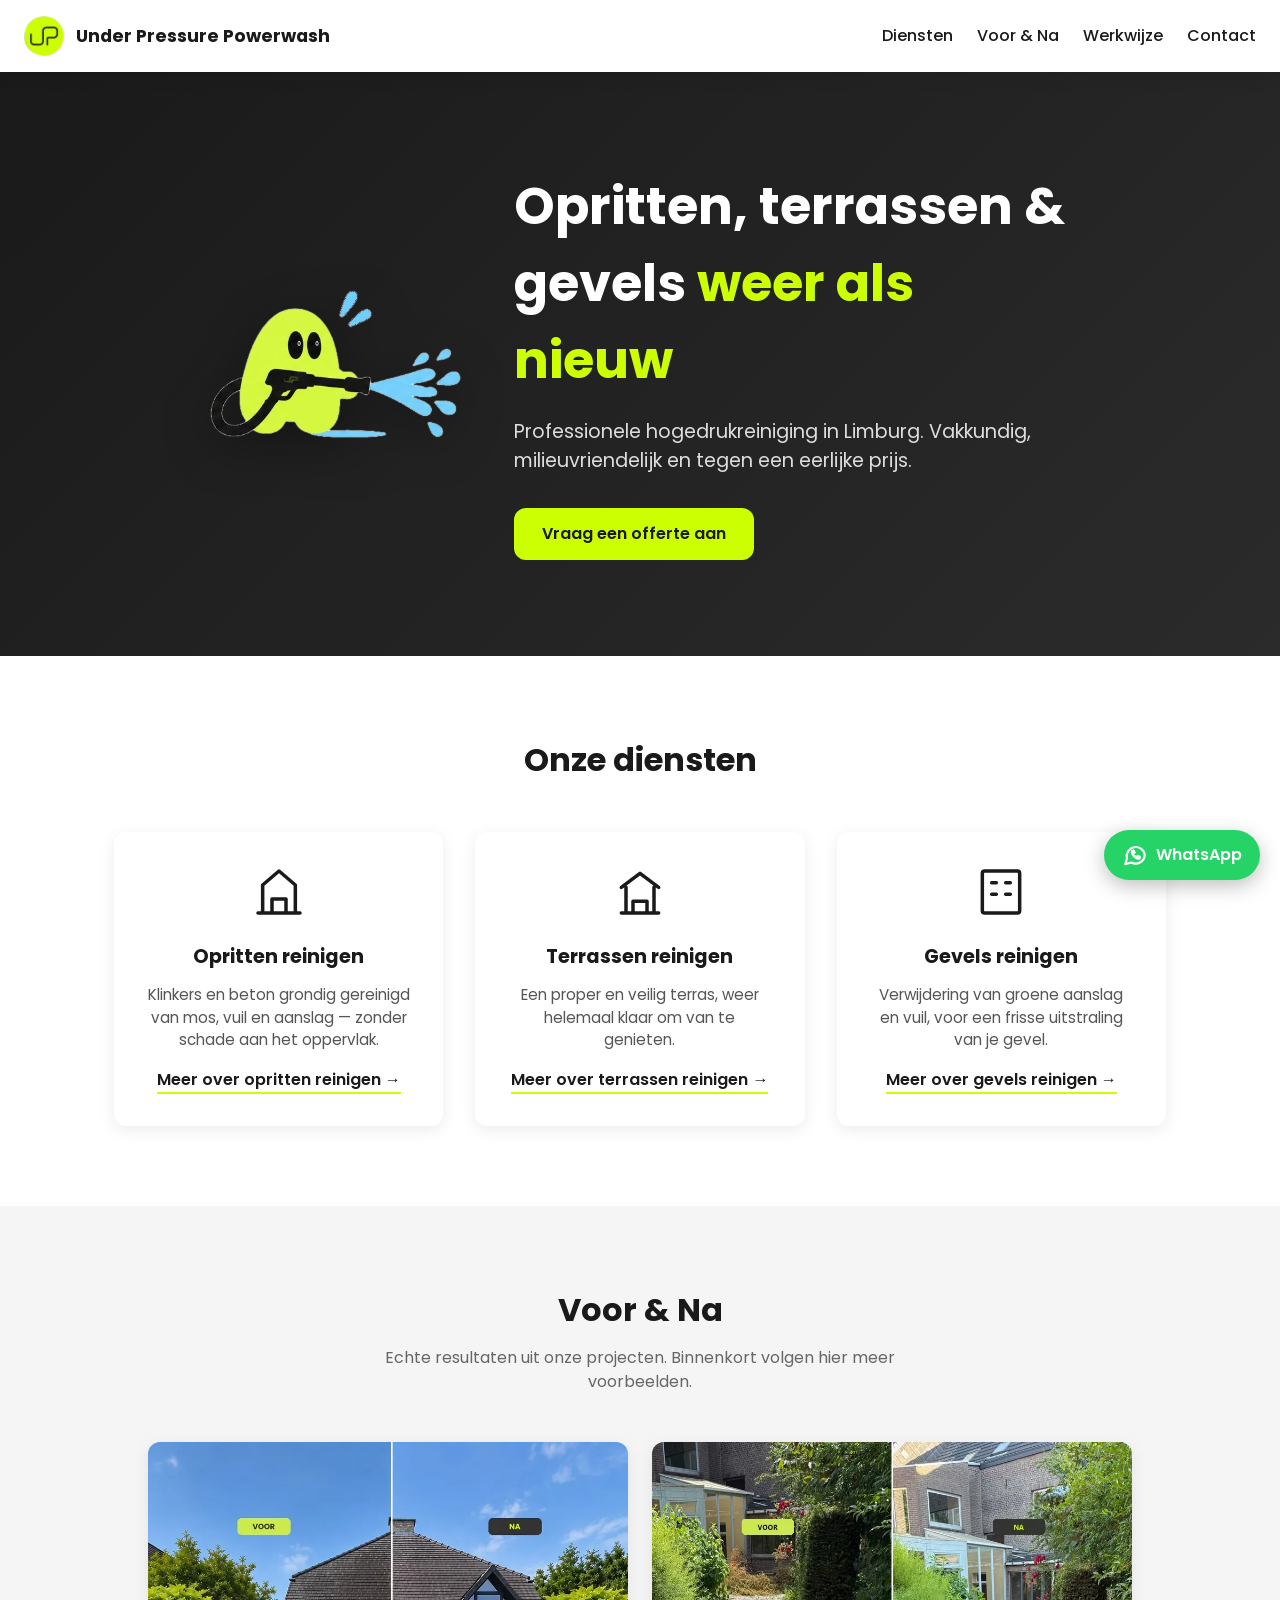
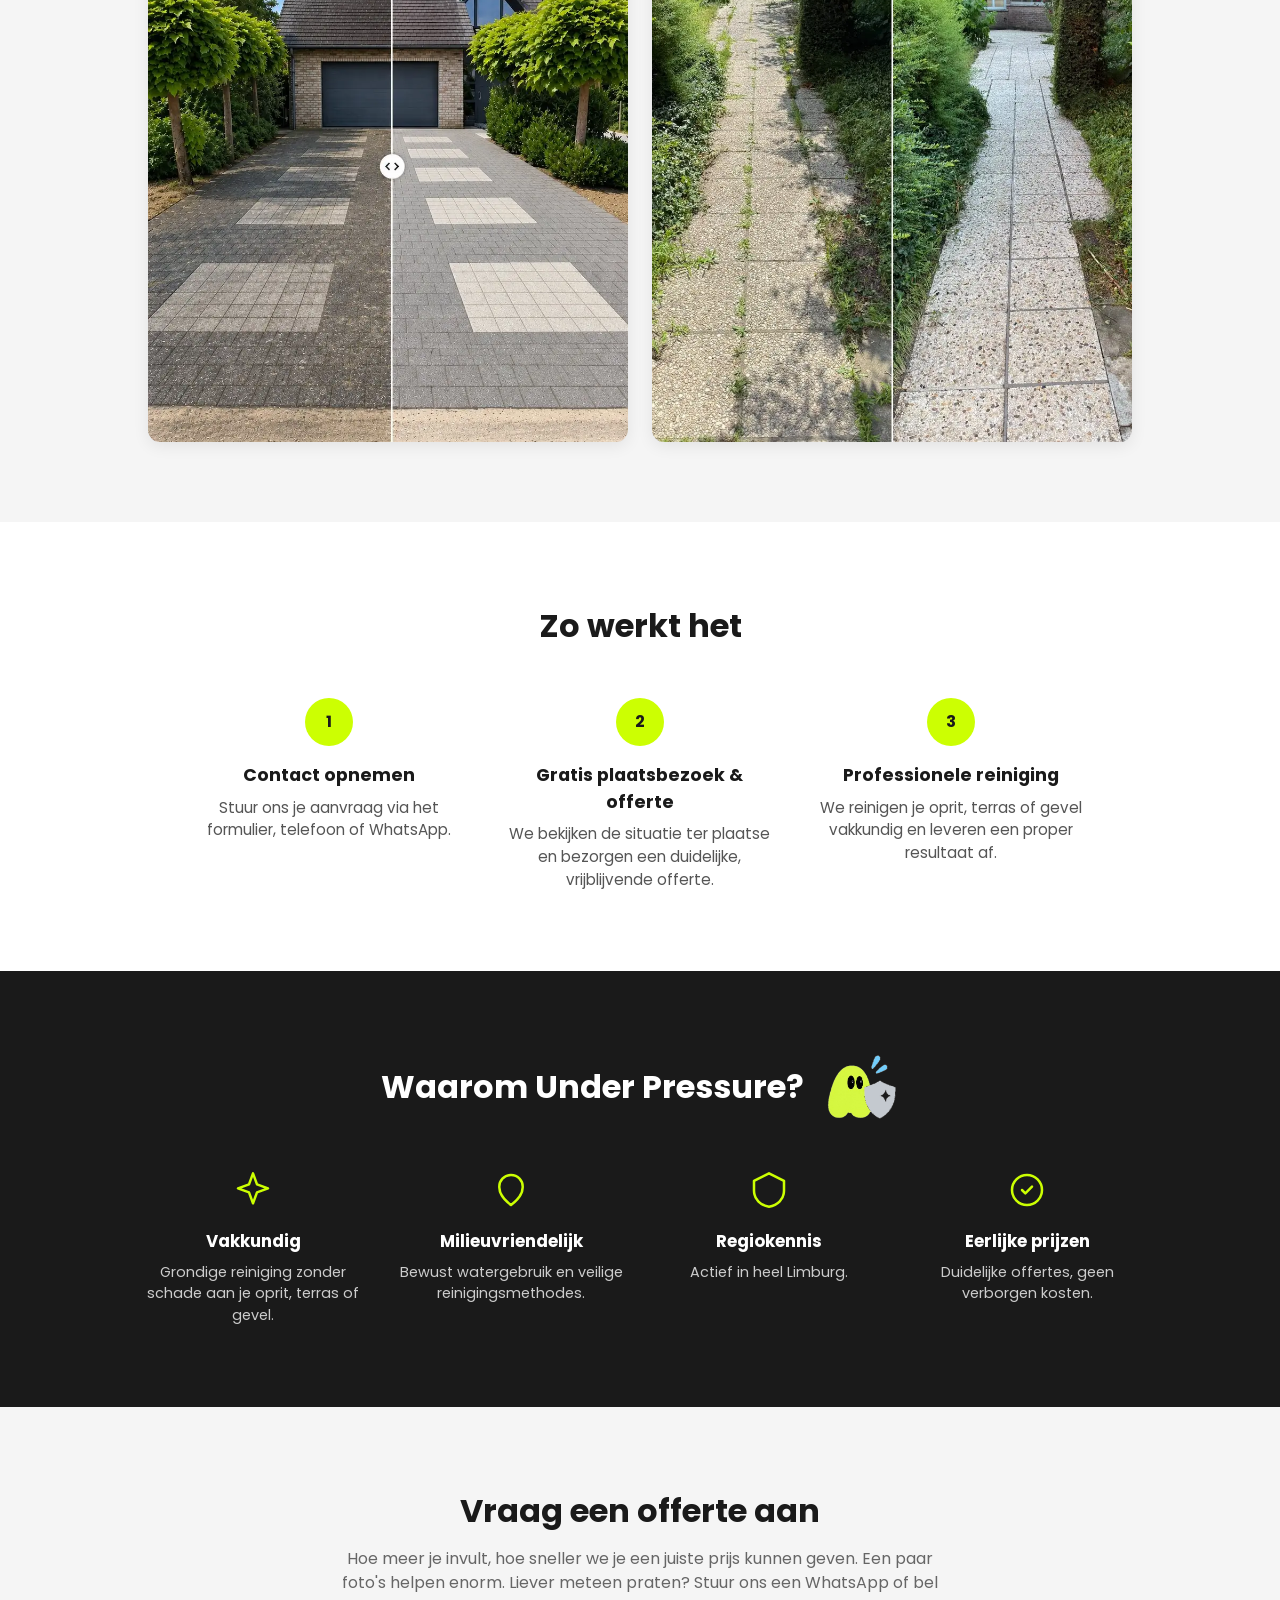
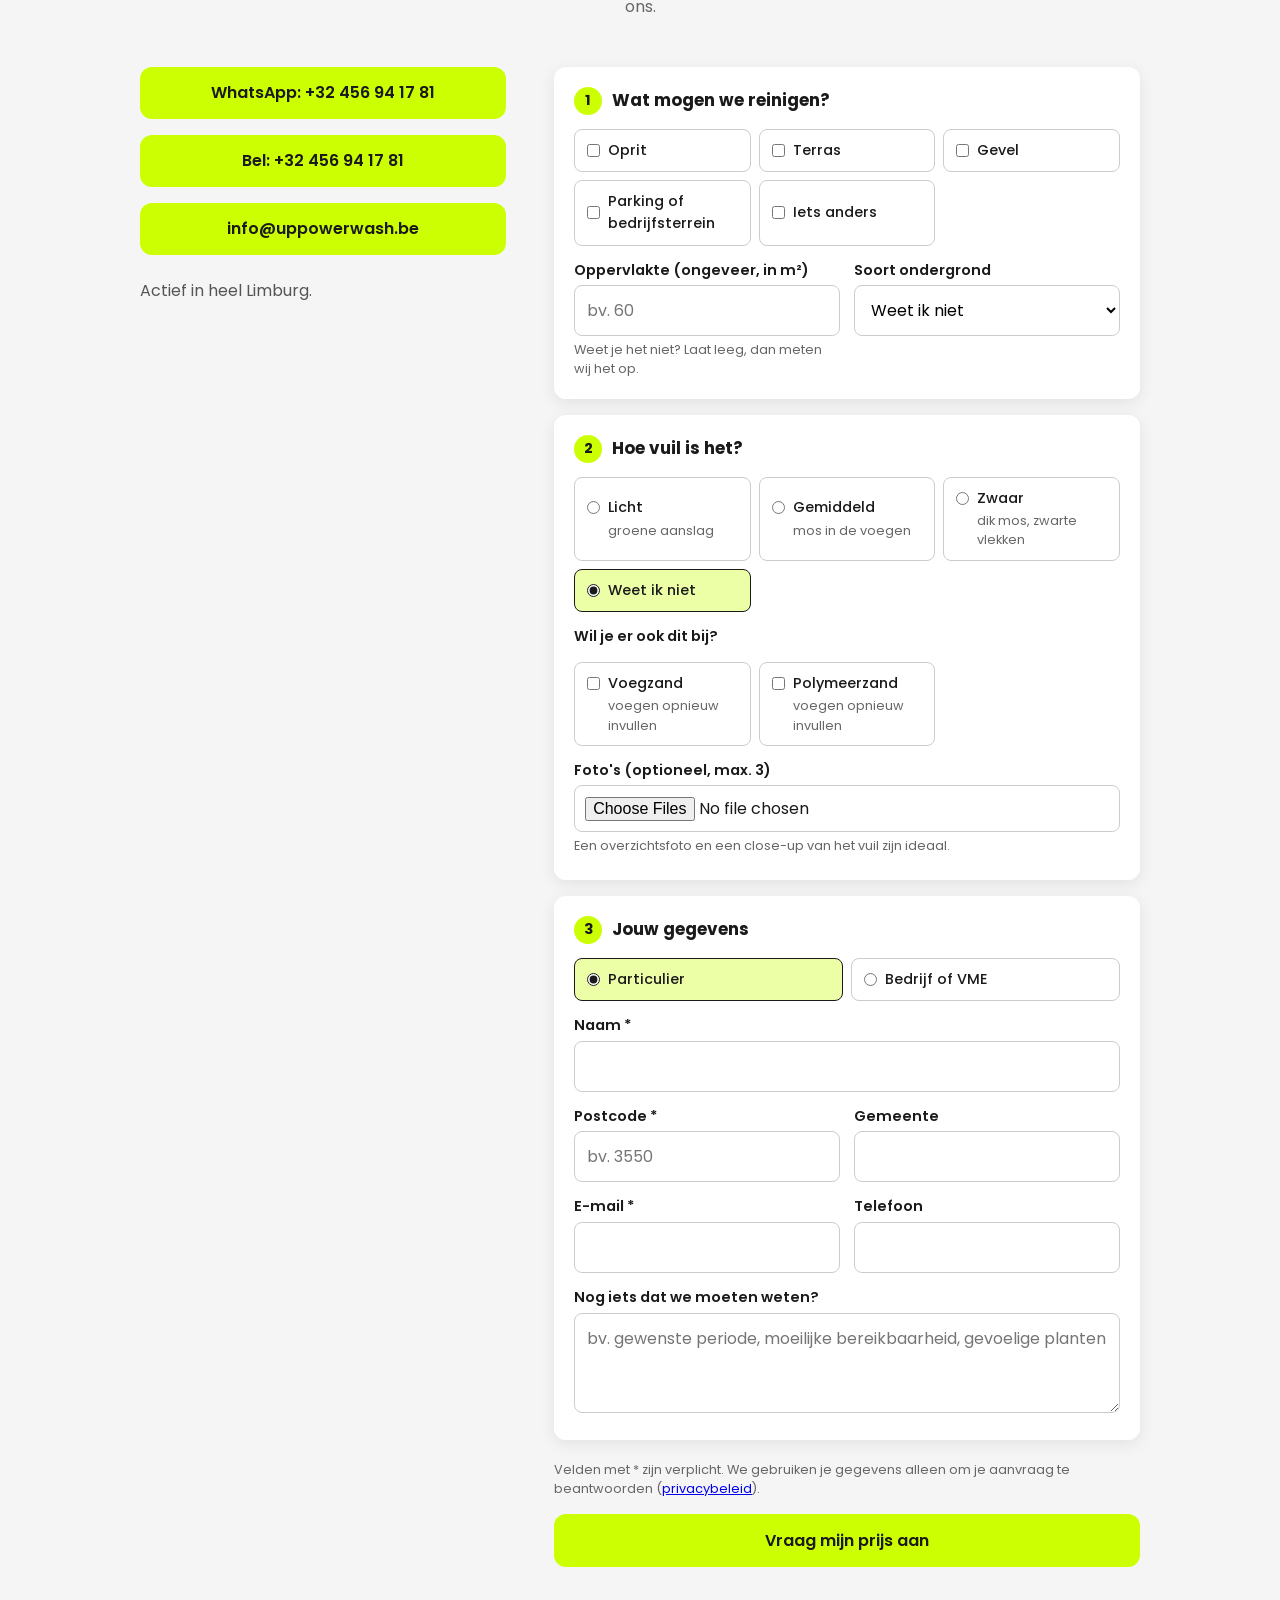
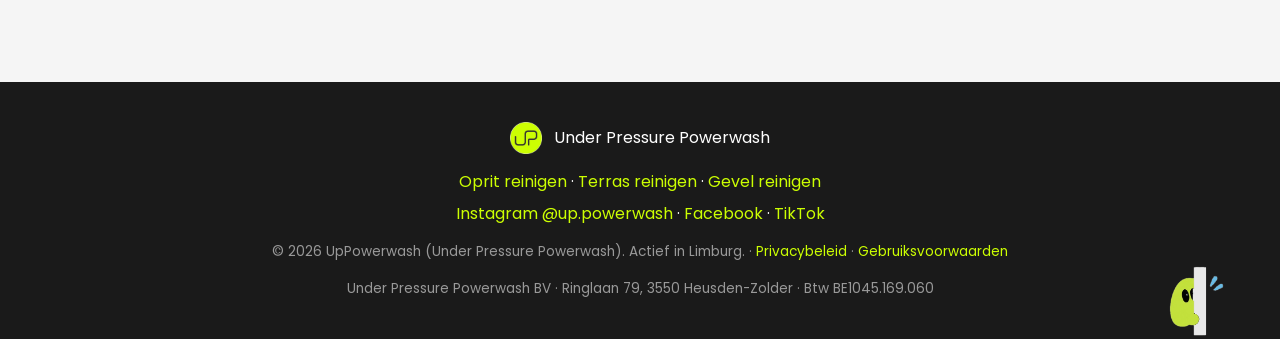
<file: index.html>
<!DOCTYPE html>
<html lang="nl">
<head>
  <meta charset="UTF-8">
  <meta name="viewport" content="width=device-width, initial-scale=1.0">
  <title>UpPowerwash | Opritten, terrassen &amp; gevels reinigen in Limburg</title>
  <meta name="description" content="UpPowerwash (Under Pressure Powerwash) reinigt opritten, terrassen en gevels met hogedruk in heel Limburg. Gratis plaatsbezoek en vrijblijvende offerte.">
  <link rel="canonical" href="https://uppowerwash.be/">
  <meta property="og:type" content="website">
  <meta property="og:url" content="https://uppowerwash.be/">
  <meta property="og:site_name" content="UpPowerwash">
  <meta property="og:title" content="UpPowerwash | Opritten, terrassen &amp; gevels reinigen in Limburg">
  <meta property="og:description" content="Professionele hogedrukreiniging van opritten, terrassen en gevels in heel Limburg. Gratis plaatsbezoek en vrijblijvende offerte.">
  <meta property="og:image" content="https://uppowerwash.be/assets/project-voor-na-1.jpg">
  <meta property="og:locale" content="nl_BE">
  <link rel="icon" type="image/png" href="assets/favicon.png">
  <script type="application/ld+json">
  {
    "@context": "https://schema.org",
    "@type": "LocalBusiness",
    "name": "Under Pressure Powerwash",
    "alternateName": ["UpPowerwash", "UP Powerwash"],
    "url": "https://uppowerwash.be/",
    "logo": "https://uppowerwash.be/assets/logo.png",
    "image": "https://uppowerwash.be/assets/project-voor-na-1.jpg",
    "description": "Professionele hogedrukreiniging van opritten, terrassen en gevels in Limburg.",
    "vatID": "BE1045.169.060",
    "telephone": "+32456941781",
    "email": "info@uppowerwash.be",
    "areaServed": { "@type": "AdministrativeArea", "name": "Limburg, België" },
    "sameAs": ["https://www.instagram.com/up.powerwash", "https://www.facebook.com/profile.php?id=61595994253226", "https://www.tiktok.com/@uppowerwash"]
  }
  </script>
  <link rel="preconnect" href="https://fonts.googleapis.com">
  <link rel="preconnect" href="https://fonts.gstatic.com" crossorigin>
  <link href="https://fonts.googleapis.com/css2?family=Poppins:wght@400;500;600;700&display=swap" rel="stylesheet">
  <link rel="stylesheet" href="css/styles.css?v=2">
</head>
<body>
  <header class="site-header">
    <div class="brand">
      <img src="assets/logo-96.png" alt="Under Pressure Powerwash logo" width="40" height="40">
      <span>Under Pressure Powerwash</span>
    </div>
    <button id="nav-toggle" aria-label="Menu" aria-expanded="false">
      <svg viewBox="0 0 24 24" width="26" height="26" fill="none" stroke="currentColor" stroke-width="2" stroke-linecap="round"><line x1="3" y1="6" x2="21" y2="6"/><line x1="3" y1="12" x2="21" y2="12"/><line x1="3" y1="18" x2="21" y2="18"/></svg>
    </button>
    <nav id="nav-links" class="nav-links">
      <a href="#diensten">Diensten</a>
      <a href="#projecten">Voor &amp; Na</a>
      <a href="#werkwijze">Werkwijze</a>
      <a href="#contact">Contact</a>
    </nav>
  </header>

  <main>
    <section id="hero">
      <div class="hero-inner">
        <div class="hero-text">
          <h1>Opritten, terrassen &amp; gevels <span class="highlight">weer als nieuw</span></h1>
          <p>Professionele hogedrukreiniging in Limburg. Vakkundig, milieuvriendelijk en tegen een eerlijke prijs.</p>
          <a href="#contact" class="btn btn-primary">Vraag een offerte aan</a>
        </div>
        <img class="hero-mascot" src="assets/mascotte-hogedruk.png?v=3" width="409" height="250" alt="Under Pressure mascotte met een hogedrukreiniger">
      </div>
    </section>

    <section id="diensten" class="container">
      <h2>Onze diensten</h2>
      <div class="services-grid">
        <div class="service-card">
          <svg class="icon" viewBox="0 0 24 24" fill="none" stroke="currentColor" stroke-width="1.5"><path d="M3 21h18M5 21V9l7-6 7 6v12M9 21v-6h6v6" stroke-linecap="round" stroke-linejoin="round"/></svg>
          <h3>Opritten reinigen</h3>
          <p>Klinkers en beton grondig gereinigd van mos, vuil en aanslag — zonder schade aan het oppervlak.</p>
          <a class="service-link" href="oprit-reinigen.html">Meer over opritten reinigen &rarr;</a>
        </div>
        <div class="service-card">
          <svg class="icon" viewBox="0 0 24 24" fill="none" stroke="currentColor" stroke-width="1.5"><path d="M4 21h16M6 21V10m12 11V10M4 10l8-6 8 6M9 21v-5h6v5" stroke-linecap="round" stroke-linejoin="round"/></svg>
          <h3>Terrassen reinigen</h3>
          <p>Een proper en veilig terras, weer helemaal klaar om van te genieten.</p>
          <a class="service-link" href="terras-reinigen.html">Meer over terrassen reinigen &rarr;</a>
        </div>
        <div class="service-card">
          <svg class="icon" viewBox="0 0 24 24" fill="none" stroke="currentColor" stroke-width="1.5"><rect x="4" y="3" width="16" height="18" rx="1" stroke-linecap="round" stroke-linejoin="round"/><path d="M8 8h2M14 8h2M8 13h2M14 13h2" stroke-linecap="round" stroke-linejoin="round"/></svg>
          <h3>Gevels reinigen</h3>
          <p>Verwijdering van groene aanslag en vuil, voor een frisse uitstraling van je gevel.</p>
          <a class="service-link" href="gevel-reinigen.html">Meer over gevels reinigen &rarr;</a>
        </div>
      </div>
    </section>

    <section id="projecten">
      <h2>Voor &amp; Na</h2>
      <p class="section-note">Echte resultaten uit onze projecten. Binnenkort volgen hier meer voorbeelden.</p>
      <div class="before-after-grid">
        <figure class="project-photo">
          <picture><source srcset="assets/project-voor-na-1.webp" type="image/webp"><img src="assets/project-voor-na-1.jpg" alt="Oprit voor en na hogedrukreiniging: van bemost en vervuild naar volledig proper" width="900" height="1125" loading="lazy"></picture>
        </figure>
        <figure class="project-photo">
          <picture><source srcset="assets/project-voor-na-2.webp" type="image/webp"><img src="assets/project-voor-na-2.jpg?v=2" alt="Terras in grindtegels voor en na reiniging: van onkruid en vuil tussen de voegen naar volledig proper" width="900" height="1125" loading="lazy"></picture>
        </figure>
      </div>
    </section>

    <section id="werkwijze" class="container">
      <h2>Zo werkt het</h2>
      <div class="steps-grid">
        <div class="step-card">
          <div class="step-number">1</div>
          <h3>Contact opnemen</h3>
          <p>Stuur ons je aanvraag via het formulier, telefoon of WhatsApp.</p>
        </div>
        <div class="step-card">
          <div class="step-number">2</div>
          <h3>Gratis plaatsbezoek &amp; offerte</h3>
          <p>We bekijken de situatie ter plaatse en bezorgen een duidelijke, vrijblijvende offerte.</p>
        </div>
        <div class="step-card">
          <div class="step-number">3</div>
          <h3>Professionele reiniging</h3>
          <p>We reinigen je oprit, terras of gevel vakkundig en leveren een proper resultaat af.</p>
        </div>
      </div>
    </section>

    <section id="waarom">
      <div class="waarom-header">
        <h2>Waarom Under Pressure?</h2>
        <img class="waarom-mascot" src="assets/mascotte-schild.png?v=4" width="269" height="249" alt="Under Pressure mascotte met een schild, symbool voor betrouwbaarheid" loading="lazy">
      </div>
      <div class="values-grid">
        <div class="value-card">
          <svg class="icon" viewBox="0 0 24 24" fill="none" stroke="currentColor" stroke-width="1.5"><path d="M12 2l2.4 6.6L21 11l-6.6 2.4L12 20l-2.4-6.6L3 11l6.6-2.4L12 2z" stroke-linejoin="round"/></svg>
          <h3>Vakkundig</h3>
          <p>Grondige reiniging zonder schade aan je oprit, terras of gevel.</p>
        </div>
        <div class="value-card">
          <svg class="icon" viewBox="0 0 24 24" fill="none" stroke="currentColor" stroke-width="1.5"><path d="M12 21c-4-3-7-6.5-7-10.5A7 7 0 0 1 12 3a7 7 0 0 1 7 7.5c0 4-3 7.5-7 10.5z" stroke-linejoin="round"/></svg>
          <h3>Milieuvriendelijk</h3>
          <p>Bewust watergebruik en veilige reinigingsmethodes.</p>
        </div>
        <div class="value-card">
          <svg class="icon" viewBox="0 0 24 24" fill="none" stroke="currentColor" stroke-width="1.5"><path d="M12 2l9 4.5v6c0 5-3.8 8.7-9 9.5-5.2-.8-9-4.5-9-9.5v-6L12 2z" stroke-linejoin="round"/></svg>
          <h3>Regiokennis</h3>
          <p>Actief in heel Limburg.</p>
        </div>
        <div class="value-card">
          <svg class="icon" viewBox="0 0 24 24" fill="none" stroke="currentColor" stroke-width="1.5"><circle cx="12" cy="12" r="9"/><path d="M9 12l2 2 4-4" stroke-linecap="round" stroke-linejoin="round"/></svg>
          <h3>Eerlijke prijzen</h3>
          <p>Duidelijke offertes, geen verborgen kosten.</p>
        </div>
      </div>
    </section>

    <section id="contact">
      <h2>Vraag een offerte aan</h2>
      <p class="section-note">Hoe meer je invult, hoe sneller we je een juiste prijs kunnen geven. Een paar foto's helpen enorm. Liever meteen praten? Stuur ons een WhatsApp of bel ons.</p>
      <div class="contact-layout">
        <div class="contact-direct">
          <a class="btn btn-primary" href="https://wa.me/32456941781" target="_blank" rel="noopener">WhatsApp: +32 456 94 17 81</a>
          <a class="btn btn-primary" href="tel:+32456941781">Bel: +32 456 94 17 81</a>
          <a class="btn btn-primary" href="mailto:info@uppowerwash.be">info@uppowerwash.be</a>
          <p style="margin-top: 8px; color: #555;">Actief in heel Limburg.</p>
        </div>
        <form id="contact-form" action="https://formsubmit.co/info@uppowerwash.be" method="POST" enctype="multipart/form-data" novalidate>
          <input type="hidden" name="_subject" value="Nieuwe prijsaanvraag via de website">
          <input type="hidden" name="_template" value="table">
          <input type="text" name="_honeypot" style="display:none" tabindex="-1" autocomplete="off">

          <fieldset class="form-step">
            <legend><span class="step-nr">1</span> Wat mogen we reinigen?</legend>
            <div class="choice-grid" id="dienst-keuze">
              <label class="choice"><input type="checkbox" name="dienst" value="Oprit"> Oprit</label>
              <label class="choice"><input type="checkbox" name="dienst" value="Terras"> Terras</label>
              <label class="choice"><input type="checkbox" name="dienst" value="Gevel"> Gevel</label>
              <label class="choice"><input type="checkbox" name="dienst" value="Parking of bedrijfsterrein"> Parking of bedrijfsterrein</label>
              <label class="choice"><input type="checkbox" name="dienst" value="Iets anders"> Iets anders</label>
            </div>
            <div class="form-row">
              <div>
                <label for="oppervlakte">Oppervlakte (ongeveer, in m²)</label>
                <input type="number" id="oppervlakte" name="oppervlakte_m2" min="1" max="100000" inputmode="numeric" placeholder="bv. 60">
                <p class="field-hint">Weet je het niet? Laat leeg, dan meten wij het op.</p>
              </div>
              <div>
                <label for="ondergrond">Soort ondergrond</label>
                <select id="ondergrond" name="ondergrond">
                  <option value="Weet ik niet">Weet ik niet</option>
                  <option value="Betonklinkers">Betonklinkers</option>
                  <option value="Gebakken klinkers of baksteen">Gebakken klinkers of baksteen</option>
                  <option value="Keramische tegels">Keramische tegels</option>
                  <option value="Natuursteen (bv. blauwe hardsteen)">Natuursteen (bv. blauwe hardsteen)</option>
                  <option value="Betonplaten of beton">Betonplaten of beton</option>
                  <option value="Asfalt">Asfalt</option>
                  <option value="Gevelsteen of crepi">Gevelsteen of crepi</option>
                  <option value="Iets anders">Iets anders</option>
                </select>
              </div>
            </div>
          </fieldset>

          <fieldset class="form-step">
            <legend><span class="step-nr">2</span> Hoe vuil is het?</legend>
            <div class="choice-grid">
              <label class="choice"><input type="radio" name="vervuiling" value="Licht: groene aanslag"> Licht <span class="choice-sub">groene aanslag</span></label>
              <label class="choice"><input type="radio" name="vervuiling" value="Gemiddeld: mos in de voegen"> Gemiddeld <span class="choice-sub">mos in de voegen</span></label>
              <label class="choice"><input type="radio" name="vervuiling" value="Zwaar: dik mos, zwarte vlekken"> Zwaar <span class="choice-sub">dik mos, zwarte vlekken</span></label>
              <label class="choice"><input type="radio" name="vervuiling" value="Weet ik niet" checked> Weet ik niet</label>
            </div>
            <p class="field-label">Wil je er ook dit bij?</p>
            <div class="choice-grid">
              <label class="choice"><input type="checkbox" name="extra" value="Voegen invullen met voegzand"> Voegzand <span class="choice-sub">voegen opnieuw invullen</span></label>
              <label class="choice"><input type="checkbox" name="extra" value="Voegen invullen met polymeerzand"> Polymeerzand <span class="choice-sub">voegen opnieuw invullen</span></label>
            </div>
            <div>
              <label for="fotos">Foto's (optioneel, max. 3)</label>
              <input type="file" id="fotos" accept="image/*" multiple>
              <p class="field-hint">Een overzichtsfoto en een close-up van het vuil zijn ideaal.</p>
              <p class="field-hint" id="fotos-status" aria-live="polite"></p>
            </div>
          </fieldset>

          <fieldset class="form-step">
            <legend><span class="step-nr">3</span> Jouw gegevens</legend>
            <div class="choice-grid choice-grid-2">
              <label class="choice"><input type="radio" name="klanttype" value="Particulier" checked> Particulier</label>
              <label class="choice"><input type="radio" name="klanttype" value="Bedrijf of VME"> Bedrijf of VME</label>
            </div>
            <div id="bedrijf-veld" hidden>
              <label for="bedrijfsnaam">Bedrijfsnaam</label>
              <input type="text" id="bedrijfsnaam" name="bedrijfsnaam" autocomplete="organization">
            </div>
            <div>
              <label for="naam">Naam *</label>
              <input type="text" id="naam" name="naam" required autocomplete="name">
            </div>
            <div class="form-row">
              <div>
                <label for="postcode">Postcode *</label>
                <input type="text" id="postcode" name="postcode" required inputmode="numeric" pattern="[0-9]{4}" maxlength="4" autocomplete="postal-code" placeholder="bv. 3550">
              </div>
              <div>
                <label for="gemeente">Gemeente</label>
                <input type="text" id="gemeente" name="gemeente" autocomplete="address-level2">
              </div>
            </div>
            <div class="form-row">
              <div>
                <label for="email">E-mail *</label>
                <input type="email" id="email" name="email" required autocomplete="email">
              </div>
              <div>
                <label for="telefoon">Telefoon</label>
                <input type="tel" id="telefoon" name="telefoon" autocomplete="tel">
              </div>
            </div>
            <div>
              <label for="bericht">Nog iets dat we moeten weten?</label>
              <textarea id="bericht" name="bericht" placeholder="bv. gewenste periode, moeilijke bereikbaarheid, gevoelige planten"></textarea>
            </div>
          </fieldset>

          <p class="field-hint">Velden met * zijn verplicht. We gebruiken je gegevens alleen om je aanvraag te beantwoorden (<a href="privacy.html">privacybeleid</a>).</p>
          <button type="submit" class="btn btn-primary">Vraag mijn prijs aan</button>
          <div id="form-status" role="status" aria-live="polite"></div>
        </form>
      </div>
    </section>
  </main>

  <footer class="site-footer">
    <img class="footer-mascot" src="assets/mascotte-piepen.png?v=4" width="312" height="261" alt="" aria-hidden="true" loading="lazy">
    <div class="brand">
      <img src="assets/logo-96.png" alt="Under Pressure Powerwash logo" width="40" height="40">
      <span>Under Pressure Powerwash</span>
    </div>
    <p class="footer-services"><a href="oprit-reinigen.html">Oprit reinigen</a> &middot; <a href="terras-reinigen.html">Terras reinigen</a> &middot; <a href="gevel-reinigen.html">Gevel reinigen</a></p>
    <p><a href="https://www.instagram.com/up.powerwash" target="_blank" rel="noopener">Instagram @up.powerwash</a> &middot; <a href="https://www.facebook.com/profile.php?id=61595994253226" target="_blank" rel="noopener">Facebook</a> &middot; <a href="https://www.tiktok.com/@uppowerwash" target="_blank" rel="noopener">TikTok</a></p>
    <p class="fine-print">
      &copy; 2026 UpPowerwash (Under Pressure Powerwash). Actief in Limburg.
      &middot; <a href="privacy.html">Privacybeleid</a>
      &middot; <a href="voorwaarden.html">Gebruiksvoorwaarden</a>
    </p>
    <p class="fine-print">Under Pressure Powerwash BV &middot; Ringlaan 79, 3550 Heusden-Zolder &middot; Btw BE1045.169.060</p>
  </footer>

  <a class="whatsapp-float" href="https://wa.me/32456941781?text=Hallo%20UP%2C%20ik%20heb%20een%20vraag%20over%20een%20reiniging." target="_blank" rel="noopener" aria-label="Stuur ons een WhatsApp-bericht">
    <svg class="icon" viewBox="0 0 24 24" width="26" height="26" fill="none" stroke="currentColor" stroke-width="2" stroke-linecap="round" stroke-linejoin="round" aria-hidden="true"><path d="M21 11.5a8.4 8.4 0 0 1-12.4 7.4L3 20.5l1.6-5.4A8.4 8.4 0 1 1 21 11.5z"/><path d="M9 9.5c.3 1.9 2.6 4.2 4.5 4.5l1.2-1.2 1.8.9-.4 1.6c-3.4.4-7.3-3.5-6.9-6.9l1.6-.4.9 1.8z"/></svg>
    <span>WhatsApp</span>
  </a>
  <script src="js/main.js?v=2"></script>
  <script defer src="https://static.cloudflareinsights.com/beacon.min.js" data-cf-beacon='{"token": "c9d551eb4a704d3897691bb4f375aa56"}'></script>
</body>
</html>
</file>
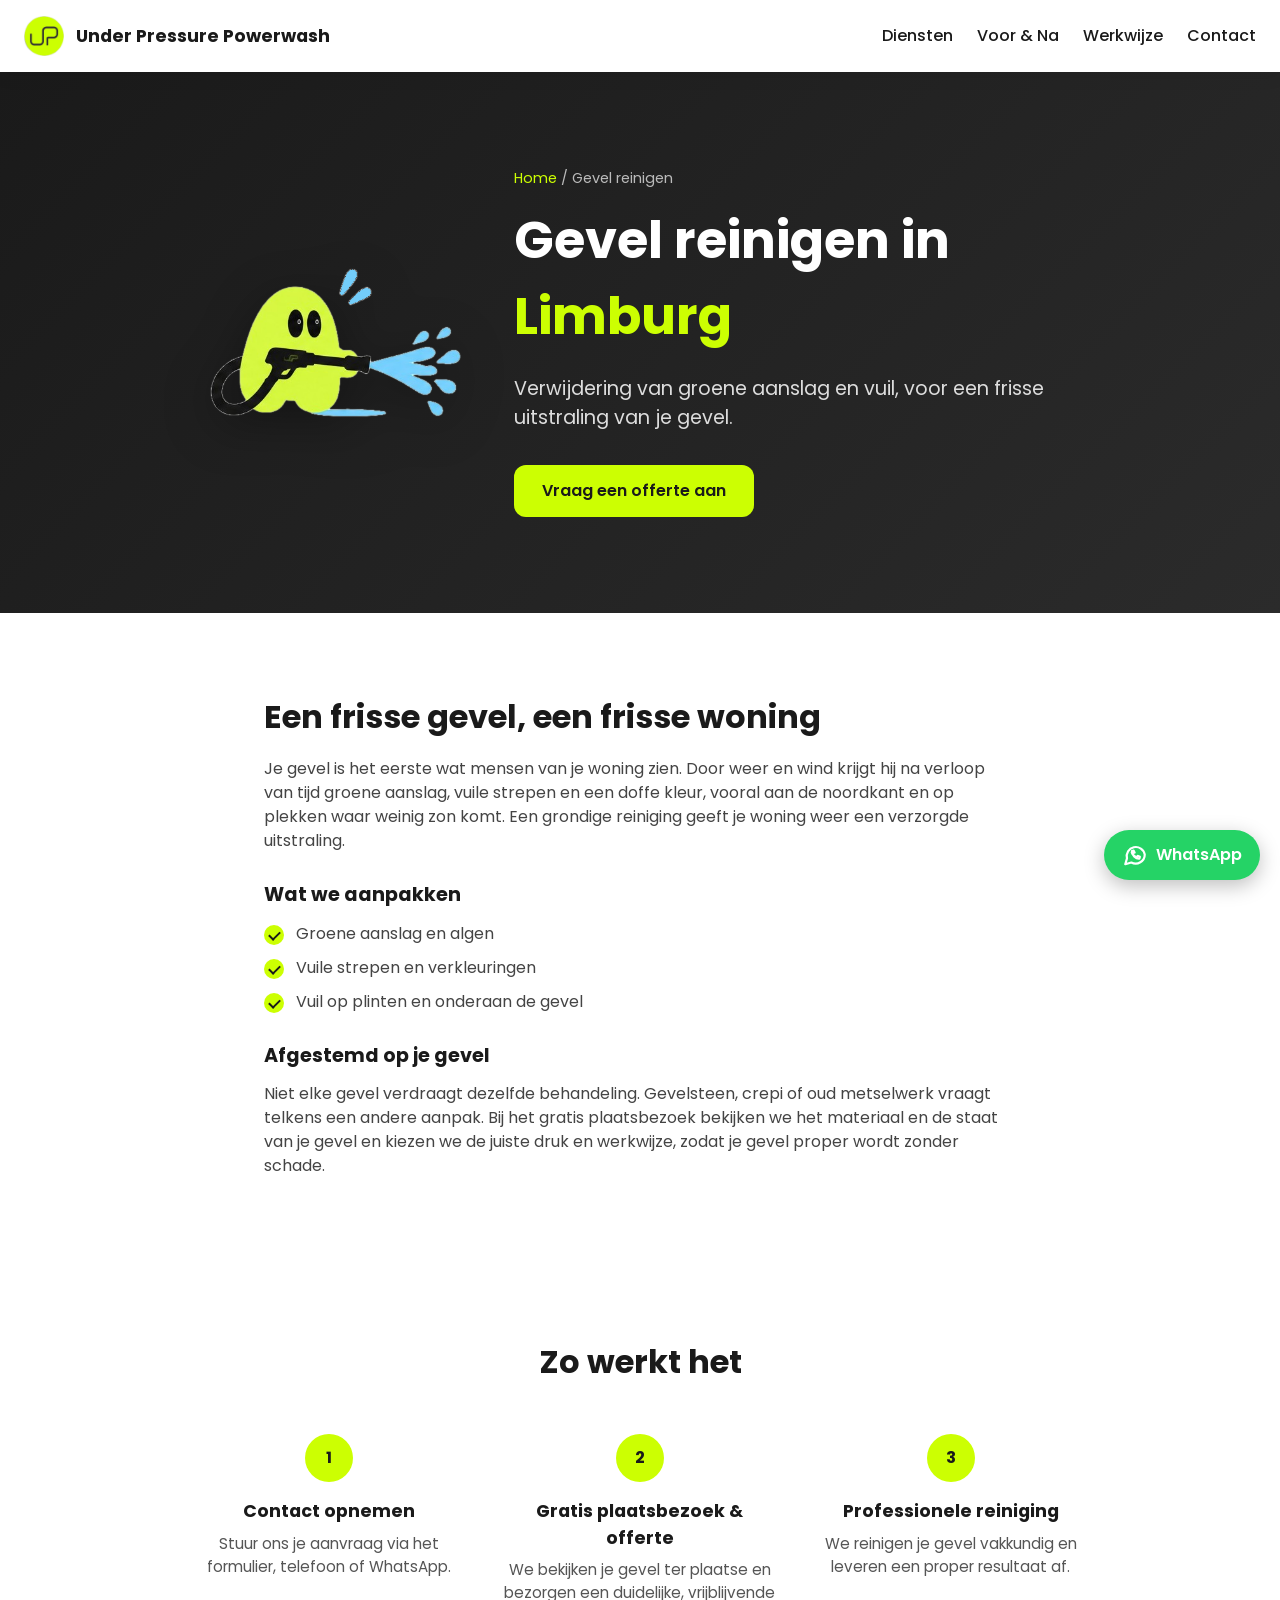
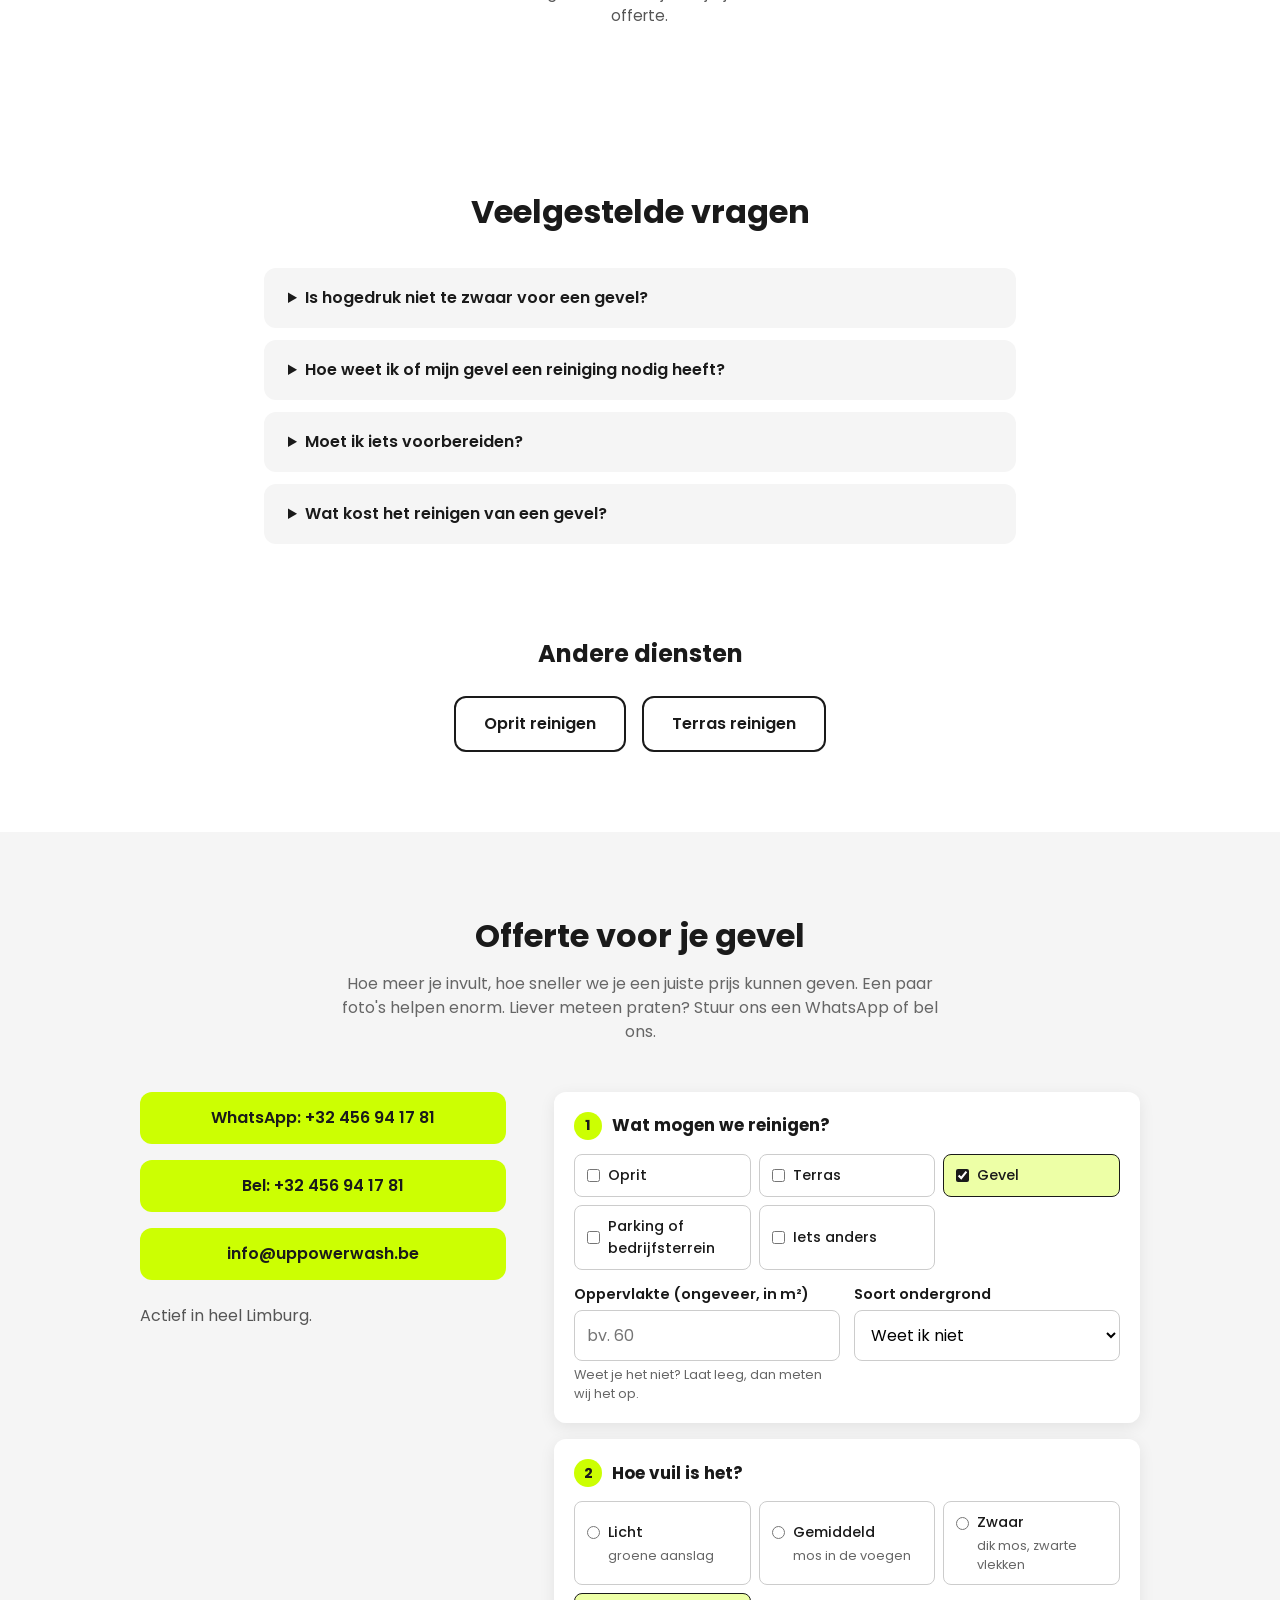
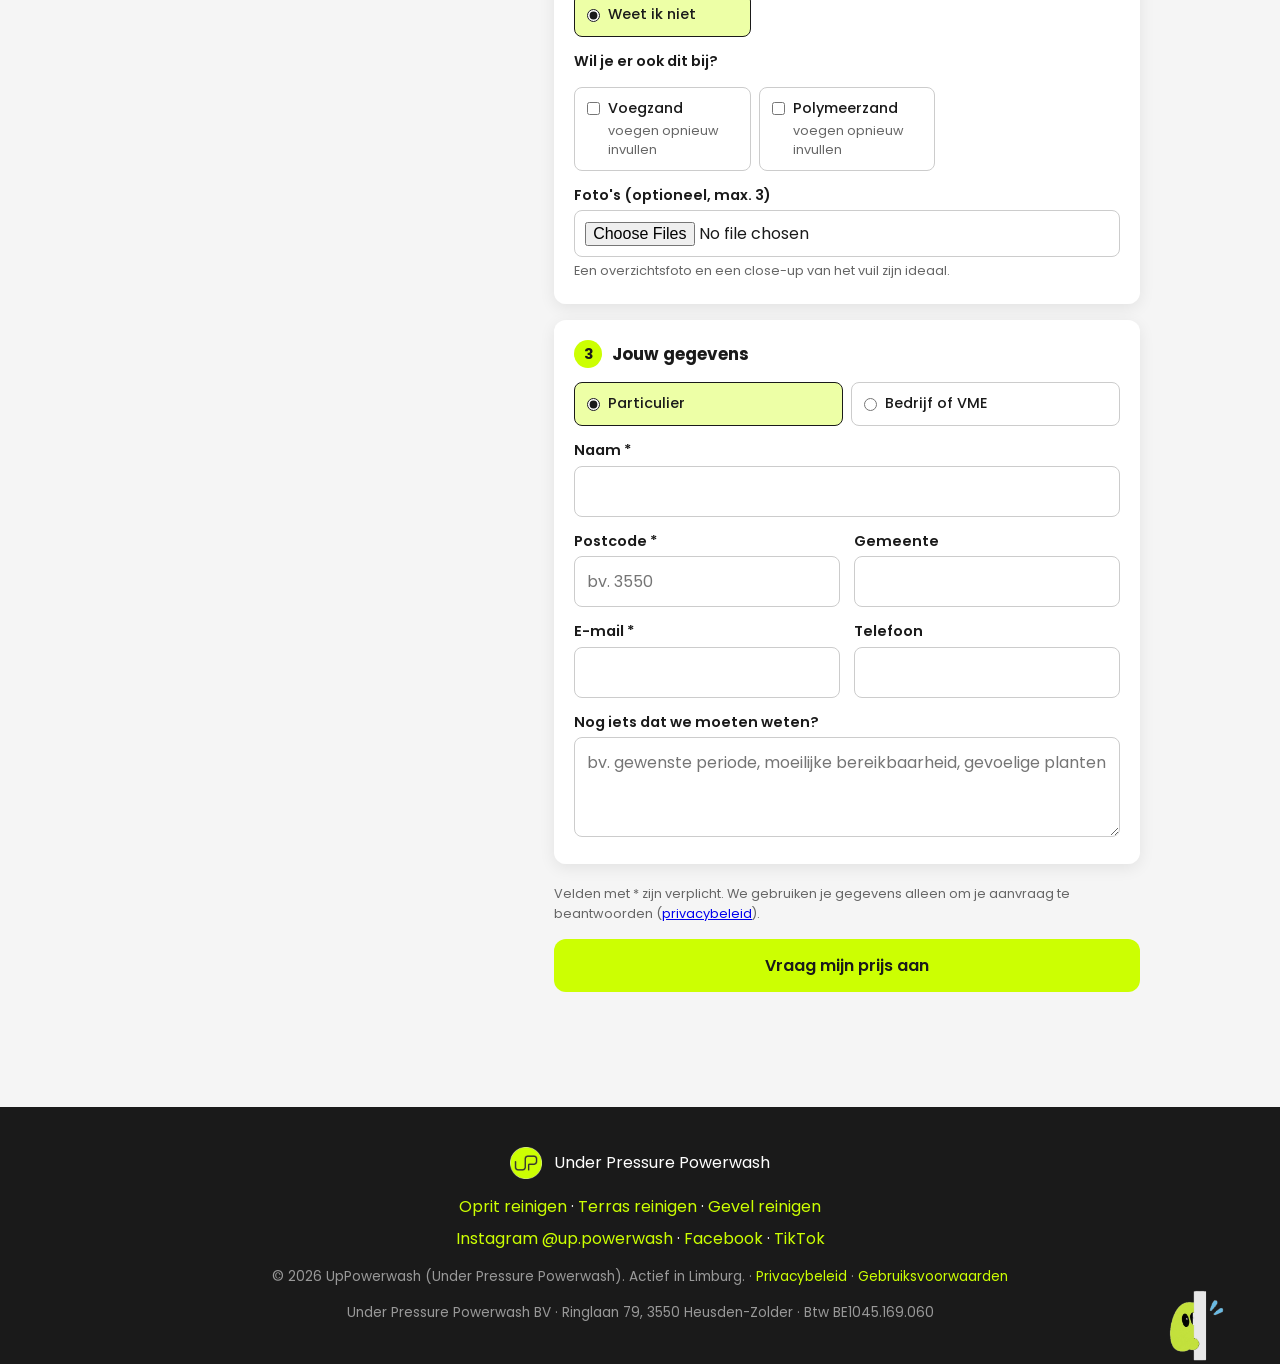
<file: gevel-reinigen.html>
<!DOCTYPE html>
<html lang="nl">
<head>
  <meta charset="UTF-8">
  <meta name="viewport" content="width=device-width, initial-scale=1.0">
  <title>Gevel reinigen in Limburg | UpPowerwash</title>
  <meta name="description" content="Gevel laten reinigen in Limburg? UpPowerwash (Under Pressure Powerwash) verwijdert groene aanslag en vuil van je gevel voor een frisse uitstraling. Gratis plaatsbezoek en vrijblijvende offerte.">
  <link rel="canonical" href="https://uppowerwash.be/gevel-reinigen.html">
  <meta property="og:type" content="website">
  <meta property="og:url" content="https://uppowerwash.be/gevel-reinigen.html">
  <meta property="og:site_name" content="UpPowerwash">
  <meta property="og:title" content="Gevel reinigen in Limburg | UpPowerwash">
  <meta property="og:description" content="Groene aanslag en vuil weg van je gevel, voor een frisse uitstraling van je woning. Gratis plaatsbezoek en vrijblijvende offerte in heel Limburg.">
  <meta property="og:image" content="https://uppowerwash.be/assets/project-voor-na-1.jpg">
  <meta property="og:locale" content="nl_BE">
  <link rel="icon" type="image/png" href="assets/favicon.png">
  <script type="application/ld+json">
  {
    "@context": "https://schema.org",
    "@graph": [
      {
        "@type": "Service",
        "name": "Gevel reinigen",
        "serviceType": "Gevelreiniging",
        "description": "Reiniging van gevels: groene aanslag en vuil verwijderen voor een frisse uitstraling.",
        "url": "https://uppowerwash.be/gevel-reinigen.html",
        "areaServed": {
          "@type": "AdministrativeArea",
          "name": "Limburg, België"
        },
        "provider": {
          "@type": "LocalBusiness",
          "name": "Under Pressure Powerwash",
          "alternateName": "UpPowerwash",
          "url": "https://uppowerwash.be/",
          "vatID": "BE1045.169.060",
          "telephone": "+32456941781",
          "email": "info@uppowerwash.be"
        }
      },
      {
        "@type": "BreadcrumbList",
        "itemListElement": [
          {
            "@type": "ListItem",
            "position": 1,
            "name": "Home",
            "item": "https://uppowerwash.be/"
          },
          {
            "@type": "ListItem",
            "position": 2,
            "name": "Gevel reinigen",
            "item": "https://uppowerwash.be/gevel-reinigen.html"
          }
        ]
      },
      {
        "@type": "FAQPage",
        "mainEntity": [
          {
            "@type": "Question",
            "name": "Is hogedruk niet te zwaar voor een gevel?",
            "acceptedAnswer": {
              "@type": "Answer",
              "text": "Daarom bekijken we je gevel altijd eerst. We kiezen de druk en werkwijze op basis van het materiaal en de staat van de gevel, zodat het vuil verdwijnt zonder de stenen of voegen te beschadigen."
            }
          },
          {
            "@type": "Question",
            "name": "Hoe weet ik of mijn gevel een reiniging nodig heeft?",
            "acceptedAnswer": {
              "@type": "Answer",
              "text": "Groene of zwarte plekken, vuile strepen onder de vensterbanken of een gevel die doffer is dan vroeger: dat zijn allemaal tekenen dat een reiniging je woning weer een frissere uitstraling geeft."
            }
          },
          {
            "@type": "Question",
            "name": "Moet ik iets voorbereiden?",
            "acceptedAnswer": {
              "@type": "Answer",
              "text": "Zorg dat ramen en deuren dicht zijn en dat er geen losse spullen tegen de gevel staan. Alle praktische afspraken maken we vooraf bij het plaatsbezoek."
            }
          },
          {
            "@type": "Question",
            "name": "Wat kost het reinigen van een gevel?",
            "acceptedAnswer": {
              "@type": "Answer",
              "text": "De prijs hangt af van de oppervlakte, de hoogte, het materiaal en hoe vervuild de gevel is. Na het gratis plaatsbezoek krijg je een duidelijke offerte zonder verborgen kosten."
            }
          }
        ]
      }
    ]
  }
  </script>
  <link rel="preconnect" href="https://fonts.googleapis.com">
  <link rel="preconnect" href="https://fonts.gstatic.com" crossorigin>
  <link href="https://fonts.googleapis.com/css2?family=Poppins:wght@400;500;600;700&display=swap" rel="stylesheet">
  <link rel="stylesheet" href="css/styles.css?v=2">
</head>
<body>
  <header class="site-header">
    <a class="brand" href="index.html">
      <img src="assets/logo-96.png" alt="Under Pressure Powerwash logo" width="40" height="40">
      <span>Under Pressure Powerwash</span>
    </a>
    <button id="nav-toggle" aria-label="Menu" aria-expanded="false">
      <svg viewBox="0 0 24 24" width="26" height="26" fill="none" stroke="currentColor" stroke-width="2" stroke-linecap="round"><line x1="3" y1="6" x2="21" y2="6"/><line x1="3" y1="12" x2="21" y2="12"/><line x1="3" y1="18" x2="21" y2="18"/></svg>
    </button>
    <nav id="nav-links" class="nav-links">
      <a href="index.html#diensten">Diensten</a>
      <a href="index.html#projecten">Voor &amp; Na</a>
      <a href="#werkwijze">Werkwijze</a>
      <a href="#contact">Contact</a>
    </nav>
  </header>

  <main>
    <section id="hero">
      <div class="hero-inner">
        <div class="hero-text">
          <nav class="breadcrumb" aria-label="Kruimelpad"><a href="index.html">Home</a> / Gevel reinigen</nav>
          <h1>Gevel reinigen in <span class="highlight">Limburg</span></h1>
          <p>Verwijdering van groene aanslag en vuil, voor een frisse uitstraling van je gevel.</p>
          <a href="#contact" class="btn btn-primary">Vraag een offerte aan</a>
        </div>
        <img class="hero-mascot" src="assets/mascotte-hogedruk.png?v=3" width="409" height="250" alt="Under Pressure mascotte met een hogedrukreiniger">
      </div>
    </section>

    <section class="service-detail container">
      <div class="service-detail-text">
        <h2>Een frisse gevel, een frisse woning</h2>
        <p>Je gevel is het eerste wat mensen van je woning zien. Door weer en wind krijgt hij na verloop van tijd groene aanslag, vuile strepen en een doffe kleur, vooral aan de noordkant en op plekken waar weinig zon komt. Een grondige reiniging geeft je woning weer een verzorgde uitstraling.</p>
        <h3>Wat we aanpakken</h3>
        <ul class="check-list">
          <li>Groene aanslag en algen</li>
          <li>Vuile strepen en verkleuringen</li>
          <li>Vuil op plinten en onderaan de gevel</li>
        </ul>
        <h3>Afgestemd op je gevel</h3>
        <p>Niet elke gevel verdraagt dezelfde behandeling. Gevelsteen, crepi of oud metselwerk vraagt telkens een andere aanpak. Bij het gratis plaatsbezoek bekijken we het materiaal en de staat van je gevel en kiezen we de juiste druk en werkwijze, zodat je gevel proper wordt zonder schade.</p>
      </div>
    </section>

    <section id="werkwijze" class="container">
      <h2>Zo werkt het</h2>
      <div class="steps-grid">
        <div class="step-card">
          <div class="step-number">1</div>
          <h3>Contact opnemen</h3>
          <p>Stuur ons je aanvraag via het formulier, telefoon of WhatsApp.</p>
        </div>
        <div class="step-card">
          <div class="step-number">2</div>
          <h3>Gratis plaatsbezoek &amp; offerte</h3>
          <p>We bekijken je gevel ter plaatse en bezorgen een duidelijke, vrijblijvende offerte.</p>
        </div>
        <div class="step-card">
          <div class="step-number">3</div>
          <h3>Professionele reiniging</h3>
          <p>We reinigen je gevel vakkundig en leveren een proper resultaat af.</p>
        </div>
      </div>
    </section>

    <section class="faq container">
      <h2>Veelgestelde vragen</h2>
      <details>
        <summary>Is hogedruk niet te zwaar voor een gevel?</summary>
        <p>Daarom bekijken we je gevel altijd eerst. We kiezen de druk en werkwijze op basis van het materiaal en de staat van de gevel, zodat het vuil verdwijnt zonder de stenen of voegen te beschadigen.</p>
      </details>
      <details>
        <summary>Hoe weet ik of mijn gevel een reiniging nodig heeft?</summary>
        <p>Groene of zwarte plekken, vuile strepen onder de vensterbanken of een gevel die doffer is dan vroeger: dat zijn allemaal tekenen dat een reiniging je woning weer een frissere uitstraling geeft.</p>
      </details>
      <details>
        <summary>Moet ik iets voorbereiden?</summary>
        <p>Zorg dat ramen en deuren dicht zijn en dat er geen losse spullen tegen de gevel staan. Alle praktische afspraken maken we vooraf bij het plaatsbezoek.</p>
      </details>
      <details>
        <summary>Wat kost het reinigen van een gevel?</summary>
        <p>De prijs hangt af van de oppervlakte, de hoogte, het materiaal en hoe vervuild de gevel is. Na het gratis plaatsbezoek krijg je een duidelijke offerte zonder verborgen kosten.</p>
      </details>
    </section>

    <section class="related-services container">
      <h2>Andere diensten</h2>
      <div class="related-links">
        <a class="btn btn-outline-dark" href="oprit-reinigen.html">Oprit reinigen</a>
        <a class="btn btn-outline-dark" href="terras-reinigen.html">Terras reinigen</a>
      </div>
    </section>

    <section id="contact">
      <h2>Offerte voor je gevel</h2>
      <p class="section-note">Hoe meer je invult, hoe sneller we je een juiste prijs kunnen geven. Een paar foto's helpen enorm. Liever meteen praten? Stuur ons een WhatsApp of bel ons.</p>
      <div class="contact-layout">
        <div class="contact-direct">
          <a class="btn btn-primary" href="https://wa.me/32456941781" target="_blank" rel="noopener">WhatsApp: +32 456 94 17 81</a>
          <a class="btn btn-primary" href="tel:+32456941781">Bel: +32 456 94 17 81</a>
          <a class="btn btn-primary" href="mailto:info@uppowerwash.be">info@uppowerwash.be</a>
          <p style="margin-top: 8px; color: #555;">Actief in heel Limburg.</p>
        </div>
        <form id="contact-form" action="https://formsubmit.co/info@uppowerwash.be" method="POST" enctype="multipart/form-data" novalidate>
          <input type="hidden" name="_subject" value="Nieuwe prijsaanvraag via de website (gevel)">
          <input type="hidden" name="_template" value="table">
          <input type="text" name="_honeypot" style="display:none" tabindex="-1" autocomplete="off">

          <fieldset class="form-step">
            <legend><span class="step-nr">1</span> Wat mogen we reinigen?</legend>
            <div class="choice-grid" id="dienst-keuze">
              <label class="choice"><input type="checkbox" name="dienst" value="Oprit"> Oprit</label>
              <label class="choice"><input type="checkbox" name="dienst" value="Terras"> Terras</label>
              <label class="choice"><input type="checkbox" name="dienst" value="Gevel" checked> Gevel</label>
              <label class="choice"><input type="checkbox" name="dienst" value="Parking of bedrijfsterrein"> Parking of bedrijfsterrein</label>
              <label class="choice"><input type="checkbox" name="dienst" value="Iets anders"> Iets anders</label>
            </div>
            <div class="form-row">
              <div>
                <label for="oppervlakte">Oppervlakte (ongeveer, in m²)</label>
                <input type="number" id="oppervlakte" name="oppervlakte_m2" min="1" max="100000" inputmode="numeric" placeholder="bv. 60">
                <p class="field-hint">Weet je het niet? Laat leeg, dan meten wij het op.</p>
              </div>
              <div>
                <label for="ondergrond">Soort ondergrond</label>
                <select id="ondergrond" name="ondergrond">
                  <option value="Weet ik niet">Weet ik niet</option>
                  <option value="Betonklinkers">Betonklinkers</option>
                  <option value="Gebakken klinkers of baksteen">Gebakken klinkers of baksteen</option>
                  <option value="Keramische tegels">Keramische tegels</option>
                  <option value="Natuursteen (bv. blauwe hardsteen)">Natuursteen (bv. blauwe hardsteen)</option>
                  <option value="Betonplaten of beton">Betonplaten of beton</option>
                  <option value="Asfalt">Asfalt</option>
                  <option value="Gevelsteen of crepi">Gevelsteen of crepi</option>
                  <option value="Iets anders">Iets anders</option>
                </select>
              </div>
            </div>
          </fieldset>

          <fieldset class="form-step">
            <legend><span class="step-nr">2</span> Hoe vuil is het?</legend>
            <div class="choice-grid">
              <label class="choice"><input type="radio" name="vervuiling" value="Licht: groene aanslag"> Licht <span class="choice-sub">groene aanslag</span></label>
              <label class="choice"><input type="radio" name="vervuiling" value="Gemiddeld: mos in de voegen"> Gemiddeld <span class="choice-sub">mos in de voegen</span></label>
              <label class="choice"><input type="radio" name="vervuiling" value="Zwaar: dik mos, zwarte vlekken"> Zwaar <span class="choice-sub">dik mos, zwarte vlekken</span></label>
              <label class="choice"><input type="radio" name="vervuiling" value="Weet ik niet" checked> Weet ik niet</label>
            </div>
            <p class="field-label">Wil je er ook dit bij?</p>
            <div class="choice-grid">
              <label class="choice"><input type="checkbox" name="extra" value="Voegen invullen met voegzand"> Voegzand <span class="choice-sub">voegen opnieuw invullen</span></label>
              <label class="choice"><input type="checkbox" name="extra" value="Voegen invullen met polymeerzand"> Polymeerzand <span class="choice-sub">voegen opnieuw invullen</span></label>
            </div>
            <div>
              <label for="fotos">Foto's (optioneel, max. 3)</label>
              <input type="file" id="fotos" accept="image/*" multiple>
              <p class="field-hint">Een overzichtsfoto en een close-up van het vuil zijn ideaal.</p>
              <p class="field-hint" id="fotos-status" aria-live="polite"></p>
            </div>
          </fieldset>

          <fieldset class="form-step">
            <legend><span class="step-nr">3</span> Jouw gegevens</legend>
            <div class="choice-grid choice-grid-2">
              <label class="choice"><input type="radio" name="klanttype" value="Particulier" checked> Particulier</label>
              <label class="choice"><input type="radio" name="klanttype" value="Bedrijf of VME"> Bedrijf of VME</label>
            </div>
            <div id="bedrijf-veld" hidden>
              <label for="bedrijfsnaam">Bedrijfsnaam</label>
              <input type="text" id="bedrijfsnaam" name="bedrijfsnaam" autocomplete="organization">
            </div>
            <div>
              <label for="naam">Naam *</label>
              <input type="text" id="naam" name="naam" required autocomplete="name">
            </div>
            <div class="form-row">
              <div>
                <label for="postcode">Postcode *</label>
                <input type="text" id="postcode" name="postcode" required inputmode="numeric" pattern="[0-9]{4}" maxlength="4" autocomplete="postal-code" placeholder="bv. 3550">
              </div>
              <div>
                <label for="gemeente">Gemeente</label>
                <input type="text" id="gemeente" name="gemeente" autocomplete="address-level2">
              </div>
            </div>
            <div class="form-row">
              <div>
                <label for="email">E-mail *</label>
                <input type="email" id="email" name="email" required autocomplete="email">
              </div>
              <div>
                <label for="telefoon">Telefoon</label>
                <input type="tel" id="telefoon" name="telefoon" autocomplete="tel">
              </div>
            </div>
            <div>
              <label for="bericht">Nog iets dat we moeten weten?</label>
              <textarea id="bericht" name="bericht" placeholder="bv. gewenste periode, moeilijke bereikbaarheid, gevoelige planten"></textarea>
            </div>
          </fieldset>

          <p class="field-hint">Velden met * zijn verplicht. We gebruiken je gegevens alleen om je aanvraag te beantwoorden (<a href="privacy.html">privacybeleid</a>).</p>
          <button type="submit" class="btn btn-primary">Vraag mijn prijs aan</button>
          <div id="form-status" role="status" aria-live="polite"></div>
        </form>
      </div>
    </section>
  </main>

  <footer class="site-footer">
    <img class="footer-mascot" src="assets/mascotte-piepen.png?v=4" width="312" height="261" alt="" aria-hidden="true" loading="lazy">
    <div class="brand">
      <img src="assets/logo-96.png" alt="Under Pressure Powerwash logo" width="40" height="40">
      <span>Under Pressure Powerwash</span>
    </div>
    <p class="footer-services"><a href="oprit-reinigen.html">Oprit reinigen</a> &middot; <a href="terras-reinigen.html">Terras reinigen</a> &middot; <a href="gevel-reinigen.html">Gevel reinigen</a></p>
    <p><a href="https://www.instagram.com/up.powerwash" target="_blank" rel="noopener">Instagram @up.powerwash</a> &middot; <a href="https://www.facebook.com/profile.php?id=61595994253226" target="_blank" rel="noopener">Facebook</a> &middot; <a href="https://www.tiktok.com/@uppowerwash" target="_blank" rel="noopener">TikTok</a></p>
    <p class="fine-print">
      &copy; 2026 UpPowerwash (Under Pressure Powerwash). Actief in Limburg.
      &middot; <a href="privacy.html">Privacybeleid</a>
      &middot; <a href="voorwaarden.html">Gebruiksvoorwaarden</a>
    </p>
    <p class="fine-print">Under Pressure Powerwash BV &middot; Ringlaan 79, 3550 Heusden-Zolder &middot; Btw BE1045.169.060</p>
  </footer>

  <a class="whatsapp-float" href="https://wa.me/32456941781?text=Hallo%20UP%2C%20ik%20heb%20een%20vraag%20over%20een%20reiniging." target="_blank" rel="noopener" aria-label="Stuur ons een WhatsApp-bericht">
    <svg class="icon" viewBox="0 0 24 24" width="26" height="26" fill="none" stroke="currentColor" stroke-width="2" stroke-linecap="round" stroke-linejoin="round" aria-hidden="true"><path d="M21 11.5a8.4 8.4 0 0 1-12.4 7.4L3 20.5l1.6-5.4A8.4 8.4 0 1 1 21 11.5z"/><path d="M9 9.5c.3 1.9 2.6 4.2 4.5 4.5l1.2-1.2 1.8.9-.4 1.6c-3.4.4-7.3-3.5-6.9-6.9l1.6-.4.9 1.8z"/></svg>
    <span>WhatsApp</span>
  </a>
  <script src="js/main.js?v=2"></script>
  <script defer src="https://static.cloudflareinsights.com/beacon.min.js" data-cf-beacon='{"token": "c9d551eb4a704d3897691bb4f375aa56"}'></script>
</body>
</html>
</file>
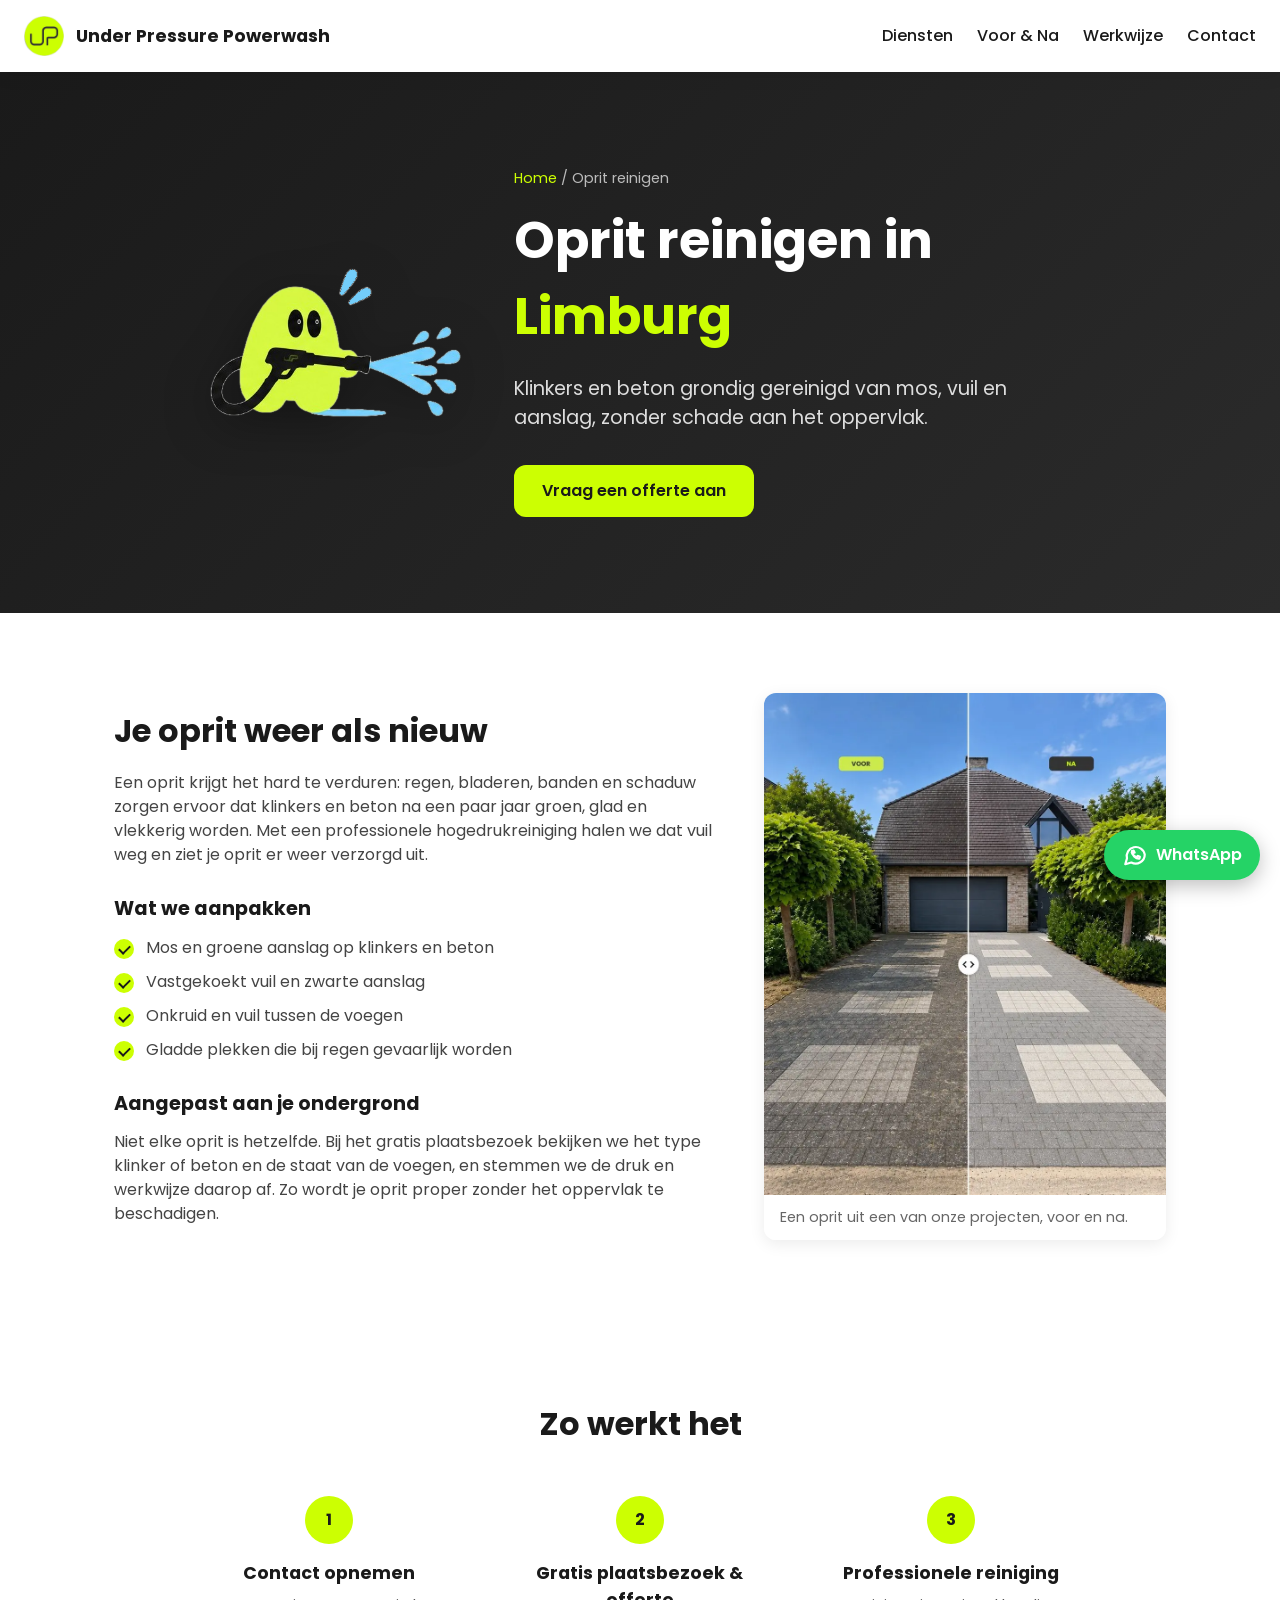
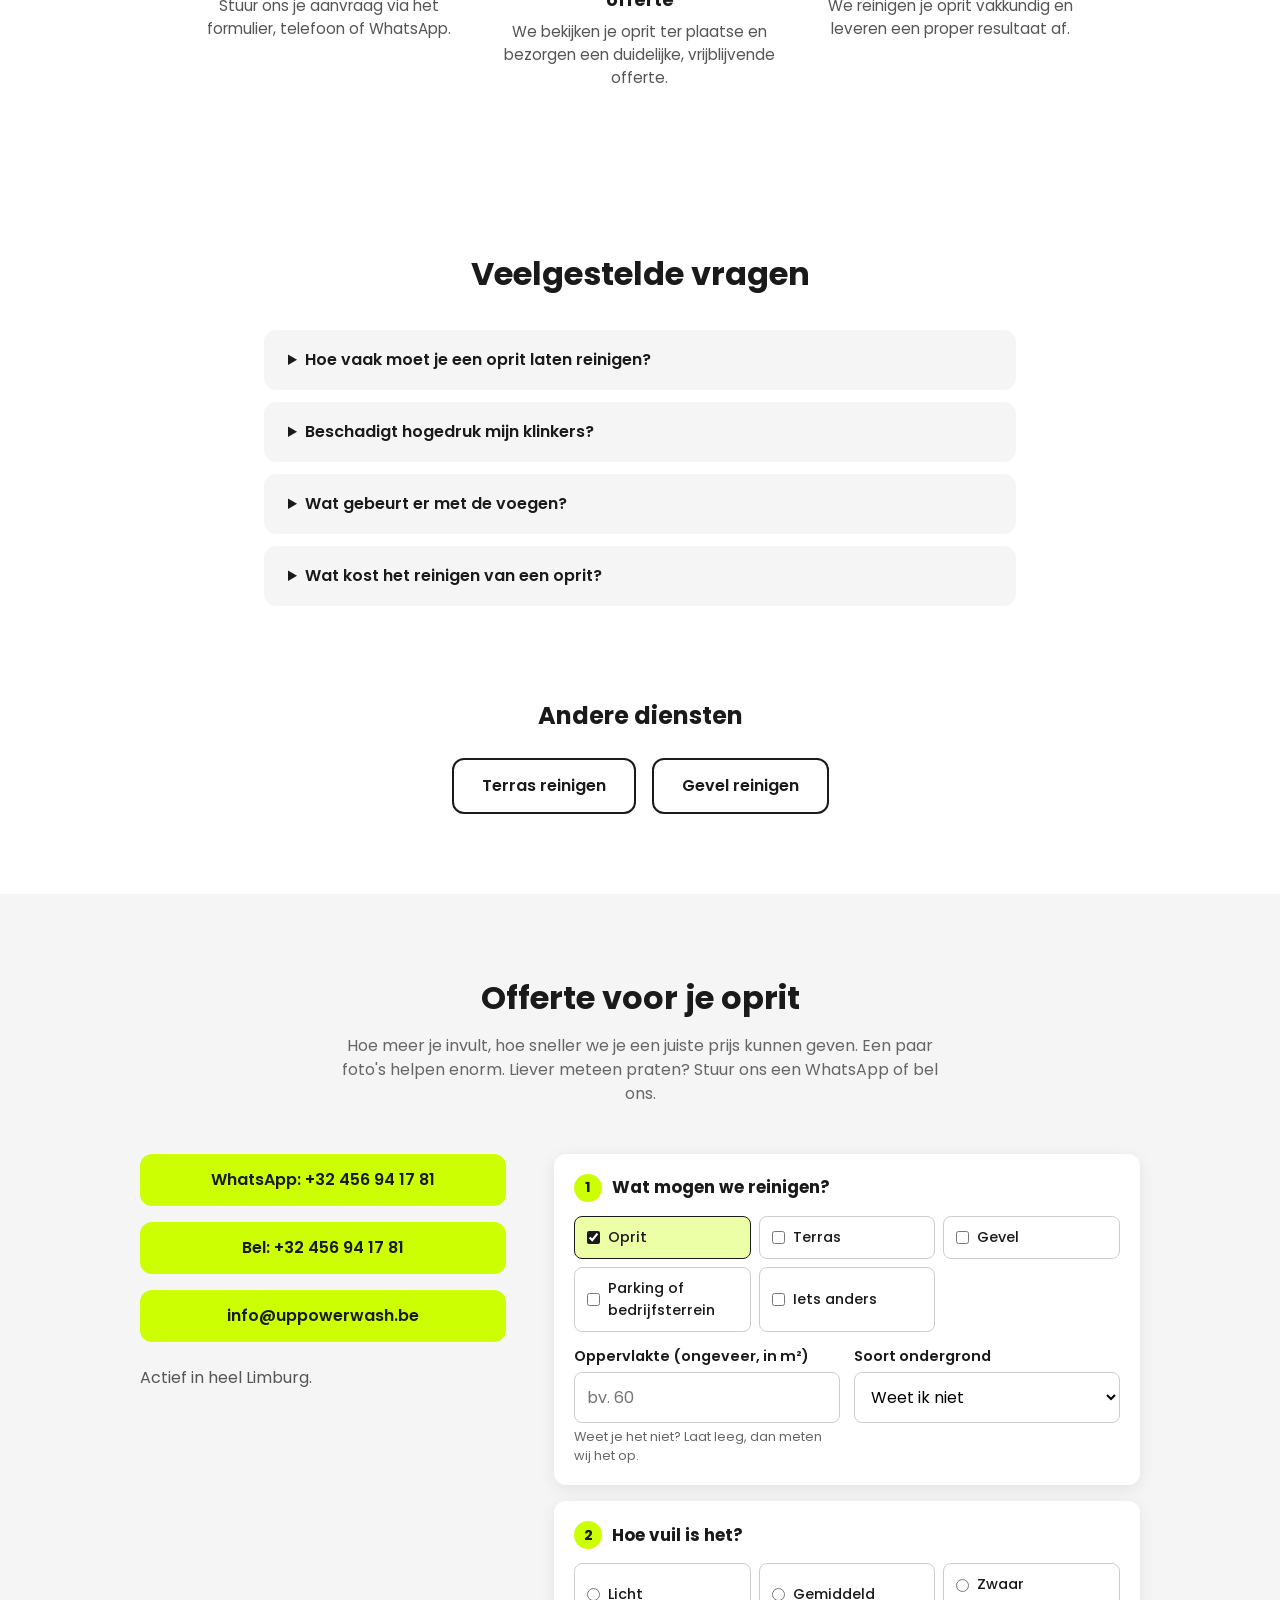
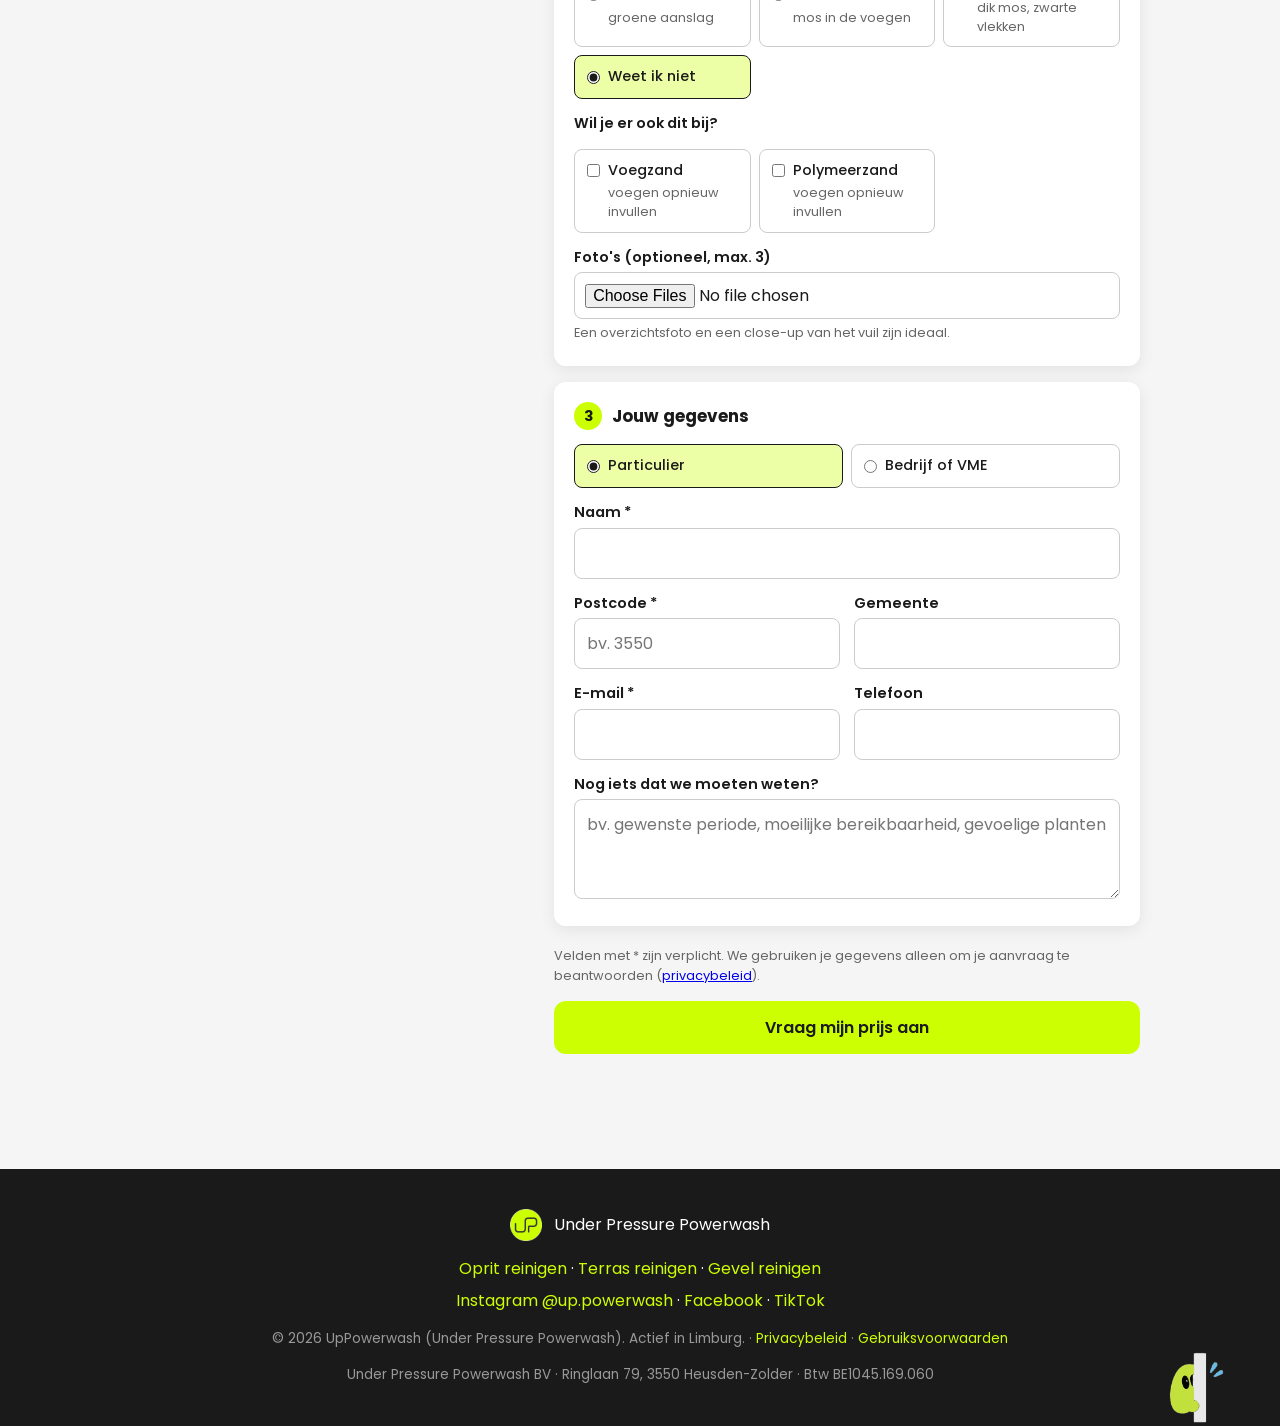
<file: oprit-reinigen.html>
<!DOCTYPE html>
<html lang="nl">
<head>
  <meta charset="UTF-8">
  <meta name="viewport" content="width=device-width, initial-scale=1.0">
  <title>Oprit reinigen in Limburg | UpPowerwash</title>
  <meta name="description" content="Oprit laten reinigen in Limburg? UpPowerwash (Under Pressure Powerwash) maakt klinkers en beton weer proper: mos, vuil en aanslag weg. Gratis plaatsbezoek en vrijblijvende offerte.">
  <link rel="canonical" href="https://uppowerwash.be/oprit-reinigen.html">
  <meta property="og:type" content="website">
  <meta property="og:url" content="https://uppowerwash.be/oprit-reinigen.html">
  <meta property="og:site_name" content="UpPowerwash">
  <meta property="og:title" content="Oprit reinigen in Limburg | UpPowerwash">
  <meta property="og:description" content="Klinkers en beton grondig gereinigd van mos, vuil en aanslag. Gratis plaatsbezoek en vrijblijvende offerte in heel Limburg.">
  <meta property="og:image" content="https://uppowerwash.be/assets/project-voor-na-1.jpg">
  <meta property="og:locale" content="nl_BE">
  <link rel="icon" type="image/png" href="assets/favicon.png">
  <script type="application/ld+json">
  {
    "@context": "https://schema.org",
    "@graph": [
      {
        "@type": "Service",
        "name": "Oprit reinigen",
        "serviceType": "Hogedrukreiniging van opritten",
        "description": "Reiniging van opritten in klinkers en beton: mos, vuil en aanslag verwijderen zonder schade aan het oppervlak.",
        "url": "https://uppowerwash.be/oprit-reinigen.html",
        "areaServed": {
          "@type": "AdministrativeArea",
          "name": "Limburg, België"
        },
        "provider": {
          "@type": "LocalBusiness",
          "name": "Under Pressure Powerwash",
          "alternateName": "UpPowerwash",
          "url": "https://uppowerwash.be/",
          "vatID": "BE1045.169.060",
          "telephone": "+32456941781",
          "email": "info@uppowerwash.be"
        }
      },
      {
        "@type": "BreadcrumbList",
        "itemListElement": [
          {
            "@type": "ListItem",
            "position": 1,
            "name": "Home",
            "item": "https://uppowerwash.be/"
          },
          {
            "@type": "ListItem",
            "position": 2,
            "name": "Oprit reinigen",
            "item": "https://uppowerwash.be/oprit-reinigen.html"
          }
        ]
      },
      {
        "@type": "FAQPage",
        "mainEntity": [
          {
            "@type": "Question",
            "name": "Hoe vaak moet je een oprit laten reinigen?",
            "acceptedAnswer": {
              "@type": "Answer",
              "text": "Dat hangt af van de ligging. Een oprit in de schaduw of onder bomen wordt sneller groen dan een oprit in de volle zon. Veel mensen laten hun oprit om de één à twee jaar reinigen."
            }
          },
          {
            "@type": "Question",
            "name": "Beschadigt hogedruk mijn klinkers?",
            "acceptedAnswer": {
              "@type": "Answer",
              "text": "Niet als het vakkundig gebeurt. We stemmen de druk af op het materiaal en werken met de juiste afstand en techniek, zodat het vuil verdwijnt en je klinkers of beton intact blijven."
            }
          },
          {
            "@type": "Question",
            "name": "Wat gebeurt er met de voegen?",
            "acceptedAnswer": {
              "@type": "Answer",
              "text": "Bij het reinigen komt ook het vuil en onkruid tussen de voegen los. Bij het plaatsbezoek bekijken we de voegen samen met jou en bespreken we wat er nodig is."
            }
          },
          {
            "@type": "Question",
            "name": "Wat kost het reinigen van een oprit?",
            "acceptedAnswer": {
              "@type": "Answer",
              "text": "De prijs hangt af van de oppervlakte, het materiaal en hoe vervuild de oprit is. Na het gratis plaatsbezoek krijg je een duidelijke offerte zonder verborgen kosten."
            }
          }
        ]
      }
    ]
  }
  </script>
  <link rel="preconnect" href="https://fonts.googleapis.com">
  <link rel="preconnect" href="https://fonts.gstatic.com" crossorigin>
  <link href="https://fonts.googleapis.com/css2?family=Poppins:wght@400;500;600;700&display=swap" rel="stylesheet">
  <link rel="stylesheet" href="css/styles.css?v=2">
</head>
<body>
  <header class="site-header">
    <a class="brand" href="index.html">
      <img src="assets/logo-96.png" alt="Under Pressure Powerwash logo" width="40" height="40">
      <span>Under Pressure Powerwash</span>
    </a>
    <button id="nav-toggle" aria-label="Menu" aria-expanded="false">
      <svg viewBox="0 0 24 24" width="26" height="26" fill="none" stroke="currentColor" stroke-width="2" stroke-linecap="round"><line x1="3" y1="6" x2="21" y2="6"/><line x1="3" y1="12" x2="21" y2="12"/><line x1="3" y1="18" x2="21" y2="18"/></svg>
    </button>
    <nav id="nav-links" class="nav-links">
      <a href="index.html#diensten">Diensten</a>
      <a href="index.html#projecten">Voor &amp; Na</a>
      <a href="#werkwijze">Werkwijze</a>
      <a href="#contact">Contact</a>
    </nav>
  </header>

  <main>
    <section id="hero">
      <div class="hero-inner">
        <div class="hero-text">
          <nav class="breadcrumb" aria-label="Kruimelpad"><a href="index.html">Home</a> / Oprit reinigen</nav>
          <h1>Oprit reinigen in <span class="highlight">Limburg</span></h1>
          <p>Klinkers en beton grondig gereinigd van mos, vuil en aanslag, zonder schade aan het oppervlak.</p>
          <a href="#contact" class="btn btn-primary">Vraag een offerte aan</a>
        </div>
        <img class="hero-mascot" src="assets/mascotte-hogedruk.png?v=3" width="409" height="250" alt="Under Pressure mascotte met een hogedrukreiniger">
      </div>
    </section>

    <section class="service-detail has-photo container">
      <div class="service-detail-text">
        <h2>Je oprit weer als nieuw</h2>
        <p>Een oprit krijgt het hard te verduren: regen, bladeren, banden en schaduw zorgen ervoor dat klinkers en beton na een paar jaar groen, glad en vlekkerig worden. Met een professionele hogedrukreiniging halen we dat vuil weg en ziet je oprit er weer verzorgd uit.</p>
        <h3>Wat we aanpakken</h3>
        <ul class="check-list">
          <li>Mos en groene aanslag op klinkers en beton</li>
          <li>Vastgekoekt vuil en zwarte aanslag</li>
          <li>Onkruid en vuil tussen de voegen</li>
          <li>Gladde plekken die bij regen gevaarlijk worden</li>
        </ul>
        <h3>Aangepast aan je ondergrond</h3>
        <p>Niet elke oprit is hetzelfde. Bij het gratis plaatsbezoek bekijken we het type klinker of beton en de staat van de voegen, en stemmen we de druk en werkwijze daarop af. Zo wordt je oprit proper zonder het oppervlak te beschadigen.</p>
      </div>
      <figure class="project-photo service-detail-photo">
        <picture><source srcset="assets/project-voor-na-1.webp" type="image/webp"><img src="assets/project-voor-na-1.jpg" alt="Oprit voor en na hogedrukreiniging: van bemost en vervuild naar volledig proper" width="900" height="1125" loading="lazy"></picture>
        <figcaption>Een oprit uit een van onze projecten, voor en na.</figcaption>
      </figure>
    </section>

    <section id="werkwijze" class="container">
      <h2>Zo werkt het</h2>
      <div class="steps-grid">
        <div class="step-card">
          <div class="step-number">1</div>
          <h3>Contact opnemen</h3>
          <p>Stuur ons je aanvraag via het formulier, telefoon of WhatsApp.</p>
        </div>
        <div class="step-card">
          <div class="step-number">2</div>
          <h3>Gratis plaatsbezoek &amp; offerte</h3>
          <p>We bekijken je oprit ter plaatse en bezorgen een duidelijke, vrijblijvende offerte.</p>
        </div>
        <div class="step-card">
          <div class="step-number">3</div>
          <h3>Professionele reiniging</h3>
          <p>We reinigen je oprit vakkundig en leveren een proper resultaat af.</p>
        </div>
      </div>
    </section>

    <section class="faq container">
      <h2>Veelgestelde vragen</h2>
      <details>
        <summary>Hoe vaak moet je een oprit laten reinigen?</summary>
        <p>Dat hangt af van de ligging. Een oprit in de schaduw of onder bomen wordt sneller groen dan een oprit in de volle zon. Veel mensen laten hun oprit om de één à twee jaar reinigen.</p>
      </details>
      <details>
        <summary>Beschadigt hogedruk mijn klinkers?</summary>
        <p>Niet als het vakkundig gebeurt. We stemmen de druk af op het materiaal en werken met de juiste afstand en techniek, zodat het vuil verdwijnt en je klinkers of beton intact blijven.</p>
      </details>
      <details>
        <summary>Wat gebeurt er met de voegen?</summary>
        <p>Bij het reinigen komt ook het vuil en onkruid tussen de voegen los. Bij het plaatsbezoek bekijken we de voegen samen met jou en bespreken we wat er nodig is.</p>
      </details>
      <details>
        <summary>Wat kost het reinigen van een oprit?</summary>
        <p>De prijs hangt af van de oppervlakte, het materiaal en hoe vervuild de oprit is. Na het gratis plaatsbezoek krijg je een duidelijke offerte zonder verborgen kosten.</p>
      </details>
    </section>

    <section class="related-services container">
      <h2>Andere diensten</h2>
      <div class="related-links">
        <a class="btn btn-outline-dark" href="terras-reinigen.html">Terras reinigen</a>
        <a class="btn btn-outline-dark" href="gevel-reinigen.html">Gevel reinigen</a>
      </div>
    </section>

    <section id="contact">
      <h2>Offerte voor je oprit</h2>
      <p class="section-note">Hoe meer je invult, hoe sneller we je een juiste prijs kunnen geven. Een paar foto's helpen enorm. Liever meteen praten? Stuur ons een WhatsApp of bel ons.</p>
      <div class="contact-layout">
        <div class="contact-direct">
          <a class="btn btn-primary" href="https://wa.me/32456941781" target="_blank" rel="noopener">WhatsApp: +32 456 94 17 81</a>
          <a class="btn btn-primary" href="tel:+32456941781">Bel: +32 456 94 17 81</a>
          <a class="btn btn-primary" href="mailto:info@uppowerwash.be">info@uppowerwash.be</a>
          <p style="margin-top: 8px; color: #555;">Actief in heel Limburg.</p>
        </div>
        <form id="contact-form" action="https://formsubmit.co/info@uppowerwash.be" method="POST" enctype="multipart/form-data" novalidate>
          <input type="hidden" name="_subject" value="Nieuwe prijsaanvraag via de website (oprit)">
          <input type="hidden" name="_template" value="table">
          <input type="text" name="_honeypot" style="display:none" tabindex="-1" autocomplete="off">

          <fieldset class="form-step">
            <legend><span class="step-nr">1</span> Wat mogen we reinigen?</legend>
            <div class="choice-grid" id="dienst-keuze">
              <label class="choice"><input type="checkbox" name="dienst" value="Oprit" checked> Oprit</label>
              <label class="choice"><input type="checkbox" name="dienst" value="Terras"> Terras</label>
              <label class="choice"><input type="checkbox" name="dienst" value="Gevel"> Gevel</label>
              <label class="choice"><input type="checkbox" name="dienst" value="Parking of bedrijfsterrein"> Parking of bedrijfsterrein</label>
              <label class="choice"><input type="checkbox" name="dienst" value="Iets anders"> Iets anders</label>
            </div>
            <div class="form-row">
              <div>
                <label for="oppervlakte">Oppervlakte (ongeveer, in m²)</label>
                <input type="number" id="oppervlakte" name="oppervlakte_m2" min="1" max="100000" inputmode="numeric" placeholder="bv. 60">
                <p class="field-hint">Weet je het niet? Laat leeg, dan meten wij het op.</p>
              </div>
              <div>
                <label for="ondergrond">Soort ondergrond</label>
                <select id="ondergrond" name="ondergrond">
                  <option value="Weet ik niet">Weet ik niet</option>
                  <option value="Betonklinkers">Betonklinkers</option>
                  <option value="Gebakken klinkers of baksteen">Gebakken klinkers of baksteen</option>
                  <option value="Keramische tegels">Keramische tegels</option>
                  <option value="Natuursteen (bv. blauwe hardsteen)">Natuursteen (bv. blauwe hardsteen)</option>
                  <option value="Betonplaten of beton">Betonplaten of beton</option>
                  <option value="Asfalt">Asfalt</option>
                  <option value="Gevelsteen of crepi">Gevelsteen of crepi</option>
                  <option value="Iets anders">Iets anders</option>
                </select>
              </div>
            </div>
          </fieldset>

          <fieldset class="form-step">
            <legend><span class="step-nr">2</span> Hoe vuil is het?</legend>
            <div class="choice-grid">
              <label class="choice"><input type="radio" name="vervuiling" value="Licht: groene aanslag"> Licht <span class="choice-sub">groene aanslag</span></label>
              <label class="choice"><input type="radio" name="vervuiling" value="Gemiddeld: mos in de voegen"> Gemiddeld <span class="choice-sub">mos in de voegen</span></label>
              <label class="choice"><input type="radio" name="vervuiling" value="Zwaar: dik mos, zwarte vlekken"> Zwaar <span class="choice-sub">dik mos, zwarte vlekken</span></label>
              <label class="choice"><input type="radio" name="vervuiling" value="Weet ik niet" checked> Weet ik niet</label>
            </div>
            <p class="field-label">Wil je er ook dit bij?</p>
            <div class="choice-grid">
              <label class="choice"><input type="checkbox" name="extra" value="Voegen invullen met voegzand"> Voegzand <span class="choice-sub">voegen opnieuw invullen</span></label>
              <label class="choice"><input type="checkbox" name="extra" value="Voegen invullen met polymeerzand"> Polymeerzand <span class="choice-sub">voegen opnieuw invullen</span></label>
            </div>
            <div>
              <label for="fotos">Foto's (optioneel, max. 3)</label>
              <input type="file" id="fotos" accept="image/*" multiple>
              <p class="field-hint">Een overzichtsfoto en een close-up van het vuil zijn ideaal.</p>
              <p class="field-hint" id="fotos-status" aria-live="polite"></p>
            </div>
          </fieldset>

          <fieldset class="form-step">
            <legend><span class="step-nr">3</span> Jouw gegevens</legend>
            <div class="choice-grid choice-grid-2">
              <label class="choice"><input type="radio" name="klanttype" value="Particulier" checked> Particulier</label>
              <label class="choice"><input type="radio" name="klanttype" value="Bedrijf of VME"> Bedrijf of VME</label>
            </div>
            <div id="bedrijf-veld" hidden>
              <label for="bedrijfsnaam">Bedrijfsnaam</label>
              <input type="text" id="bedrijfsnaam" name="bedrijfsnaam" autocomplete="organization">
            </div>
            <div>
              <label for="naam">Naam *</label>
              <input type="text" id="naam" name="naam" required autocomplete="name">
            </div>
            <div class="form-row">
              <div>
                <label for="postcode">Postcode *</label>
                <input type="text" id="postcode" name="postcode" required inputmode="numeric" pattern="[0-9]{4}" maxlength="4" autocomplete="postal-code" placeholder="bv. 3550">
              </div>
              <div>
                <label for="gemeente">Gemeente</label>
                <input type="text" id="gemeente" name="gemeente" autocomplete="address-level2">
              </div>
            </div>
            <div class="form-row">
              <div>
                <label for="email">E-mail *</label>
                <input type="email" id="email" name="email" required autocomplete="email">
              </div>
              <div>
                <label for="telefoon">Telefoon</label>
                <input type="tel" id="telefoon" name="telefoon" autocomplete="tel">
              </div>
            </div>
            <div>
              <label for="bericht">Nog iets dat we moeten weten?</label>
              <textarea id="bericht" name="bericht" placeholder="bv. gewenste periode, moeilijke bereikbaarheid, gevoelige planten"></textarea>
            </div>
          </fieldset>

          <p class="field-hint">Velden met * zijn verplicht. We gebruiken je gegevens alleen om je aanvraag te beantwoorden (<a href="privacy.html">privacybeleid</a>).</p>
          <button type="submit" class="btn btn-primary">Vraag mijn prijs aan</button>
          <div id="form-status" role="status" aria-live="polite"></div>
        </form>
      </div>
    </section>
  </main>

  <footer class="site-footer">
    <img class="footer-mascot" src="assets/mascotte-piepen.png?v=4" width="312" height="261" alt="" aria-hidden="true" loading="lazy">
    <div class="brand">
      <img src="assets/logo-96.png" alt="Under Pressure Powerwash logo" width="40" height="40">
      <span>Under Pressure Powerwash</span>
    </div>
    <p class="footer-services"><a href="oprit-reinigen.html">Oprit reinigen</a> &middot; <a href="terras-reinigen.html">Terras reinigen</a> &middot; <a href="gevel-reinigen.html">Gevel reinigen</a></p>
    <p><a href="https://www.instagram.com/up.powerwash" target="_blank" rel="noopener">Instagram @up.powerwash</a> &middot; <a href="https://www.facebook.com/profile.php?id=61595994253226" target="_blank" rel="noopener">Facebook</a> &middot; <a href="https://www.tiktok.com/@uppowerwash" target="_blank" rel="noopener">TikTok</a></p>
    <p class="fine-print">
      &copy; 2026 UpPowerwash (Under Pressure Powerwash). Actief in Limburg.
      &middot; <a href="privacy.html">Privacybeleid</a>
      &middot; <a href="voorwaarden.html">Gebruiksvoorwaarden</a>
    </p>
    <p class="fine-print">Under Pressure Powerwash BV &middot; Ringlaan 79, 3550 Heusden-Zolder &middot; Btw BE1045.169.060</p>
  </footer>

  <a class="whatsapp-float" href="https://wa.me/32456941781?text=Hallo%20UP%2C%20ik%20heb%20een%20vraag%20over%20een%20reiniging." target="_blank" rel="noopener" aria-label="Stuur ons een WhatsApp-bericht">
    <svg class="icon" viewBox="0 0 24 24" width="26" height="26" fill="none" stroke="currentColor" stroke-width="2" stroke-linecap="round" stroke-linejoin="round" aria-hidden="true"><path d="M21 11.5a8.4 8.4 0 0 1-12.4 7.4L3 20.5l1.6-5.4A8.4 8.4 0 1 1 21 11.5z"/><path d="M9 9.5c.3 1.9 2.6 4.2 4.5 4.5l1.2-1.2 1.8.9-.4 1.6c-3.4.4-7.3-3.5-6.9-6.9l1.6-.4.9 1.8z"/></svg>
    <span>WhatsApp</span>
  </a>
  <script src="js/main.js?v=2"></script>
  <script defer src="https://static.cloudflareinsights.com/beacon.min.js" data-cf-beacon='{"token": "c9d551eb4a704d3897691bb4f375aa56"}'></script>
</body>
</html>
</file>
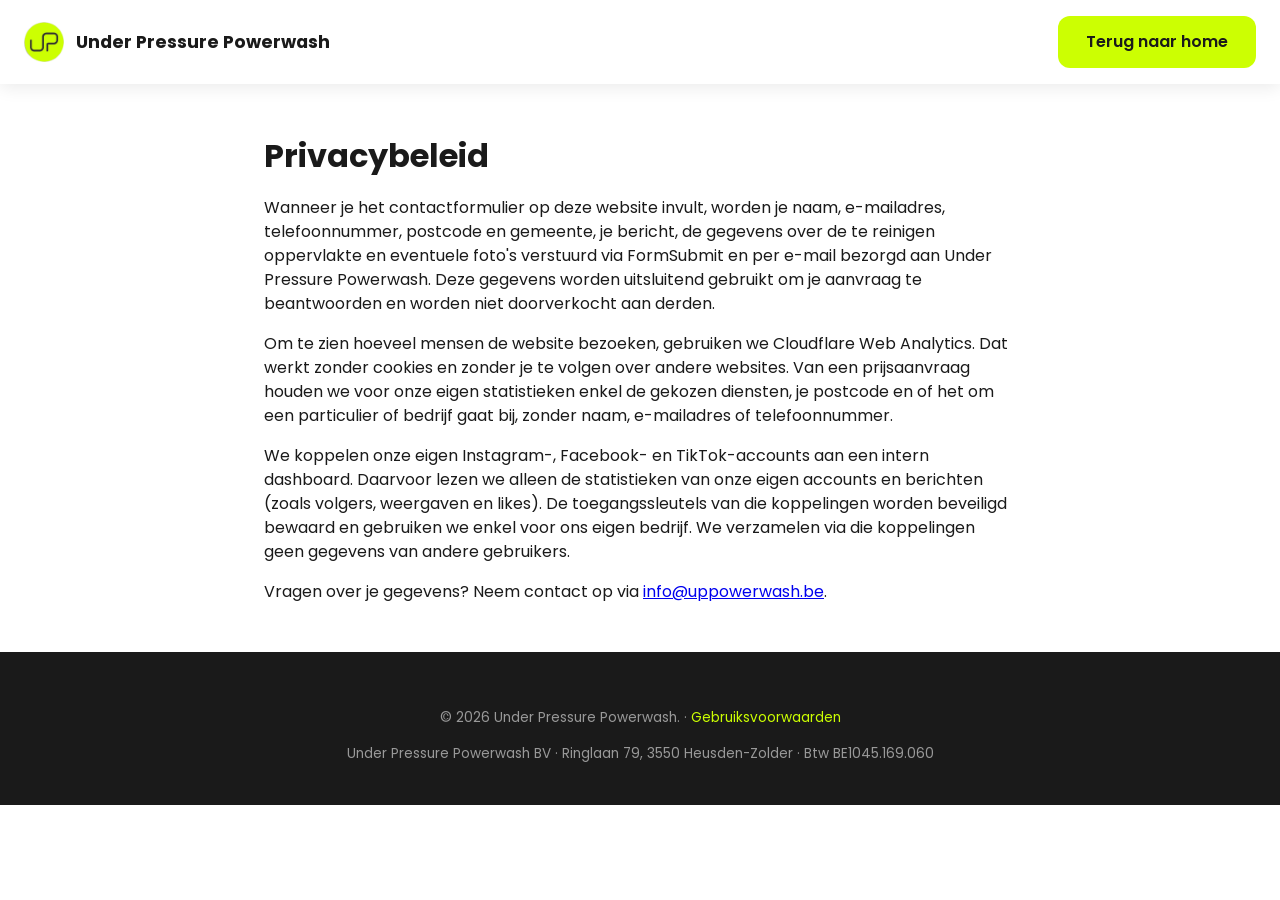
<file: privacy.html>
<!DOCTYPE html>
<html lang="nl">
<head>
  <meta charset="UTF-8">
  <meta name="viewport" content="width=device-width, initial-scale=1.0">
  <title>Privacybeleid | UpPowerwash</title>
  <meta name="description" content="Privacybeleid van UpPowerwash (Under Pressure Powerwash): hoe we gegevens uit het contactformulier gebruiken.">
  <link rel="canonical" href="https://uppowerwash.be/privacy.html">
  <link rel="icon" type="image/png" href="assets/favicon.png">
  <link rel="preconnect" href="https://fonts.googleapis.com">
  <link rel="preconnect" href="https://fonts.gstatic.com" crossorigin>
  <link href="https://fonts.googleapis.com/css2?family=Poppins:wght@400;500;600;700&display=swap" rel="stylesheet">
  <link rel="stylesheet" href="css/styles.css?v=2">
</head>
<body>
  <header class="site-header">
    <div class="brand">
      <img src="assets/logo-96.png" alt="Under Pressure Powerwash logo" width="40" height="40">
      <span>Under Pressure Powerwash</span>
    </div>
    <a href="index.html" class="btn btn-primary">Terug naar home</a>
  </header>

  <main class="container" style="padding: 48px 24px; max-width: 800px;">
    <h1>Privacybeleid</h1>
    <p style="margin-top: 16px;">
      Wanneer je het contactformulier op deze website invult, worden je naam,
      e-mailadres, telefoonnummer, postcode en gemeente, je bericht, de gegevens
      over de te reinigen oppervlakte en eventuele foto's verstuurd via FormSubmit en
      per e-mail bezorgd aan Under Pressure Powerwash. Deze gegevens
      worden uitsluitend gebruikt om je aanvraag te beantwoorden en worden
      niet doorverkocht aan derden.
    </p>
    <p style="margin-top: 16px;">
      Om te zien hoeveel mensen de website bezoeken, gebruiken we Cloudflare Web Analytics.
      Dat werkt zonder cookies en zonder je te volgen over andere websites.
      Van een prijsaanvraag houden we voor onze eigen statistieken enkel de gekozen
      diensten, je postcode en of het om een particulier of bedrijf gaat bij, zonder naam,
      e-mailadres of telefoonnummer.
    </p>
    <p style="margin-top: 16px;">
      We koppelen onze eigen Instagram-, Facebook- en TikTok-accounts aan een intern dashboard.
      Daarvoor lezen we alleen de statistieken van onze eigen accounts en berichten (zoals volgers,
      weergaven en likes). De toegangssleutels van die koppelingen worden beveiligd bewaard en
      gebruiken we enkel voor ons eigen bedrijf. We verzamelen via die koppelingen geen gegevens
      van andere gebruikers.
    </p>
    <p style="margin-top: 16px;">
      Vragen over je gegevens? Neem contact op via
      <a href="mailto:info@uppowerwash.be">info@uppowerwash.be</a>.
    </p>
  </main>

  <footer class="site-footer">
    <p class="fine-print">&copy; 2026 Under Pressure Powerwash. &middot; <a href="voorwaarden.html">Gebruiksvoorwaarden</a></p>
    <p class="fine-print">Under Pressure Powerwash BV &middot; Ringlaan 79, 3550 Heusden-Zolder &middot; Btw BE1045.169.060</p>
  </footer>
  <script defer src="https://static.cloudflareinsights.com/beacon.min.js" data-cf-beacon='{"token": "c9d551eb4a704d3897691bb4f375aa56"}'></script>
</body>
</html>
</file>
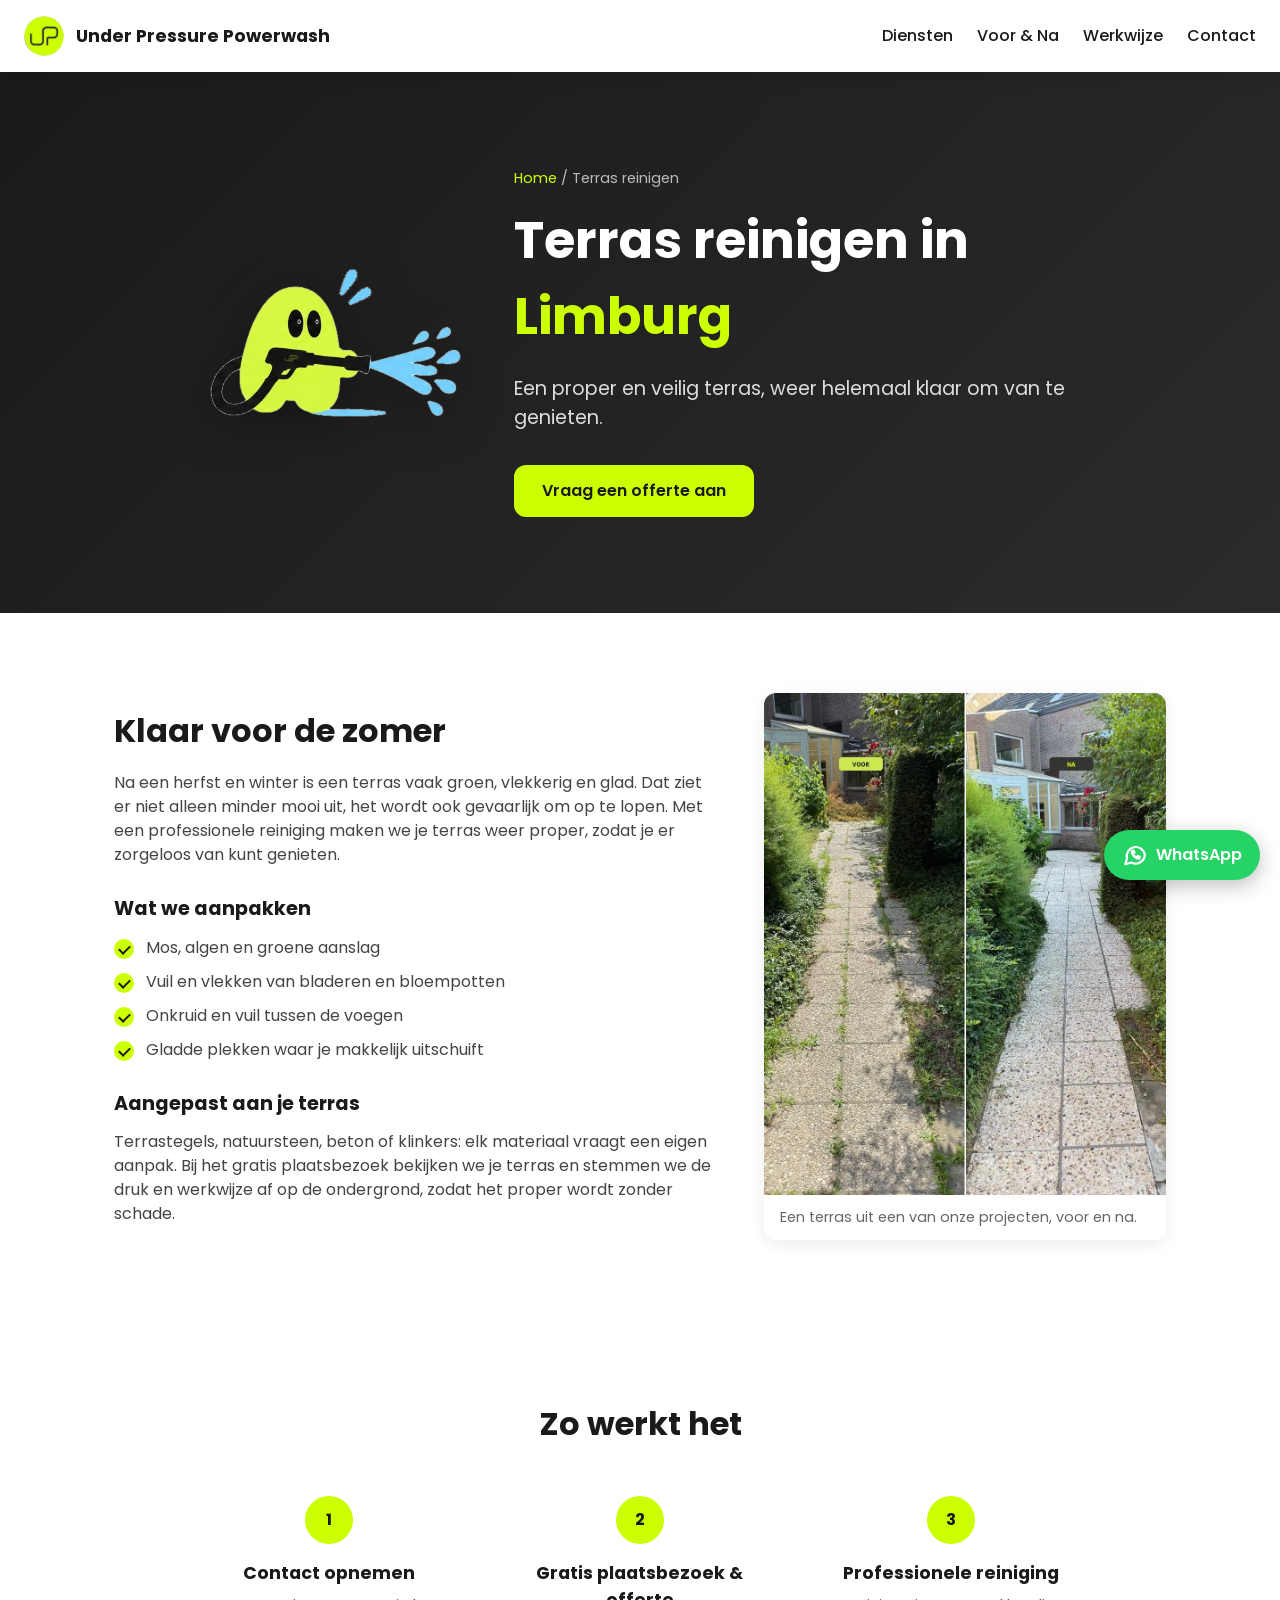
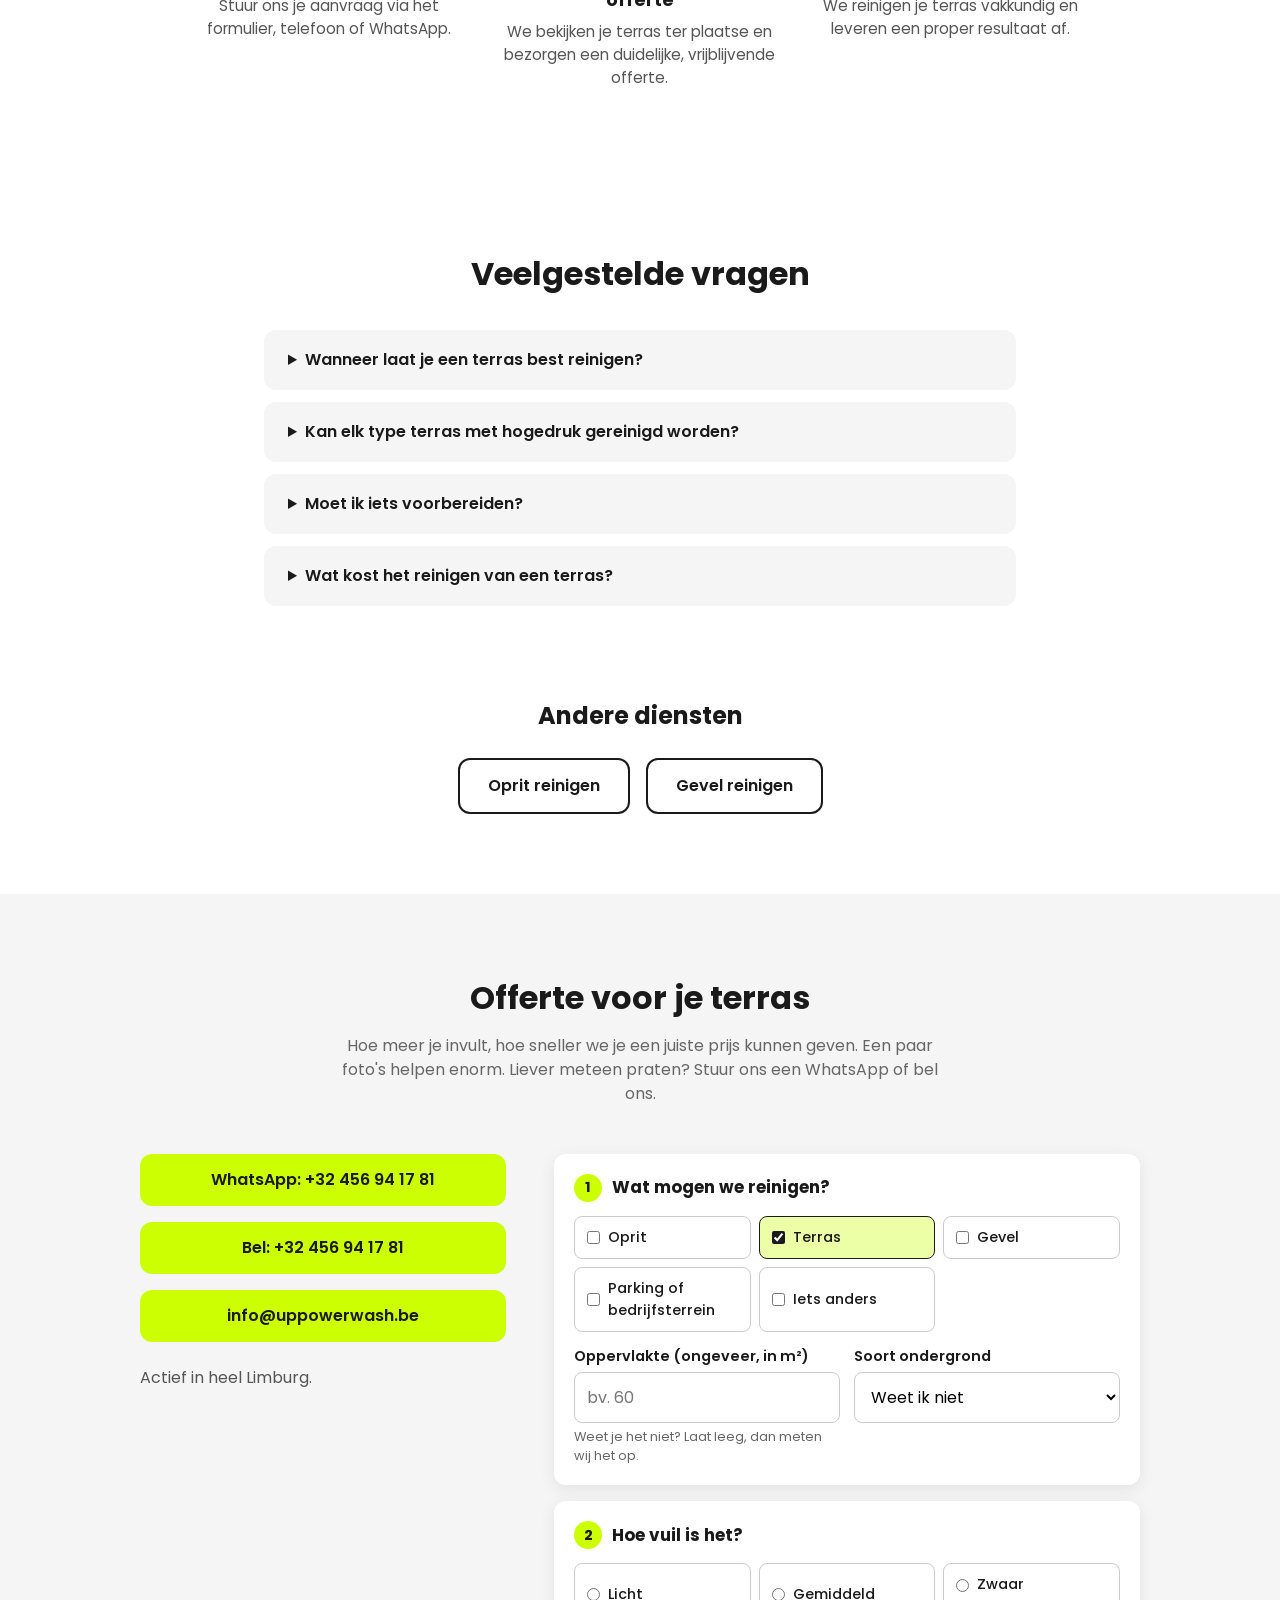
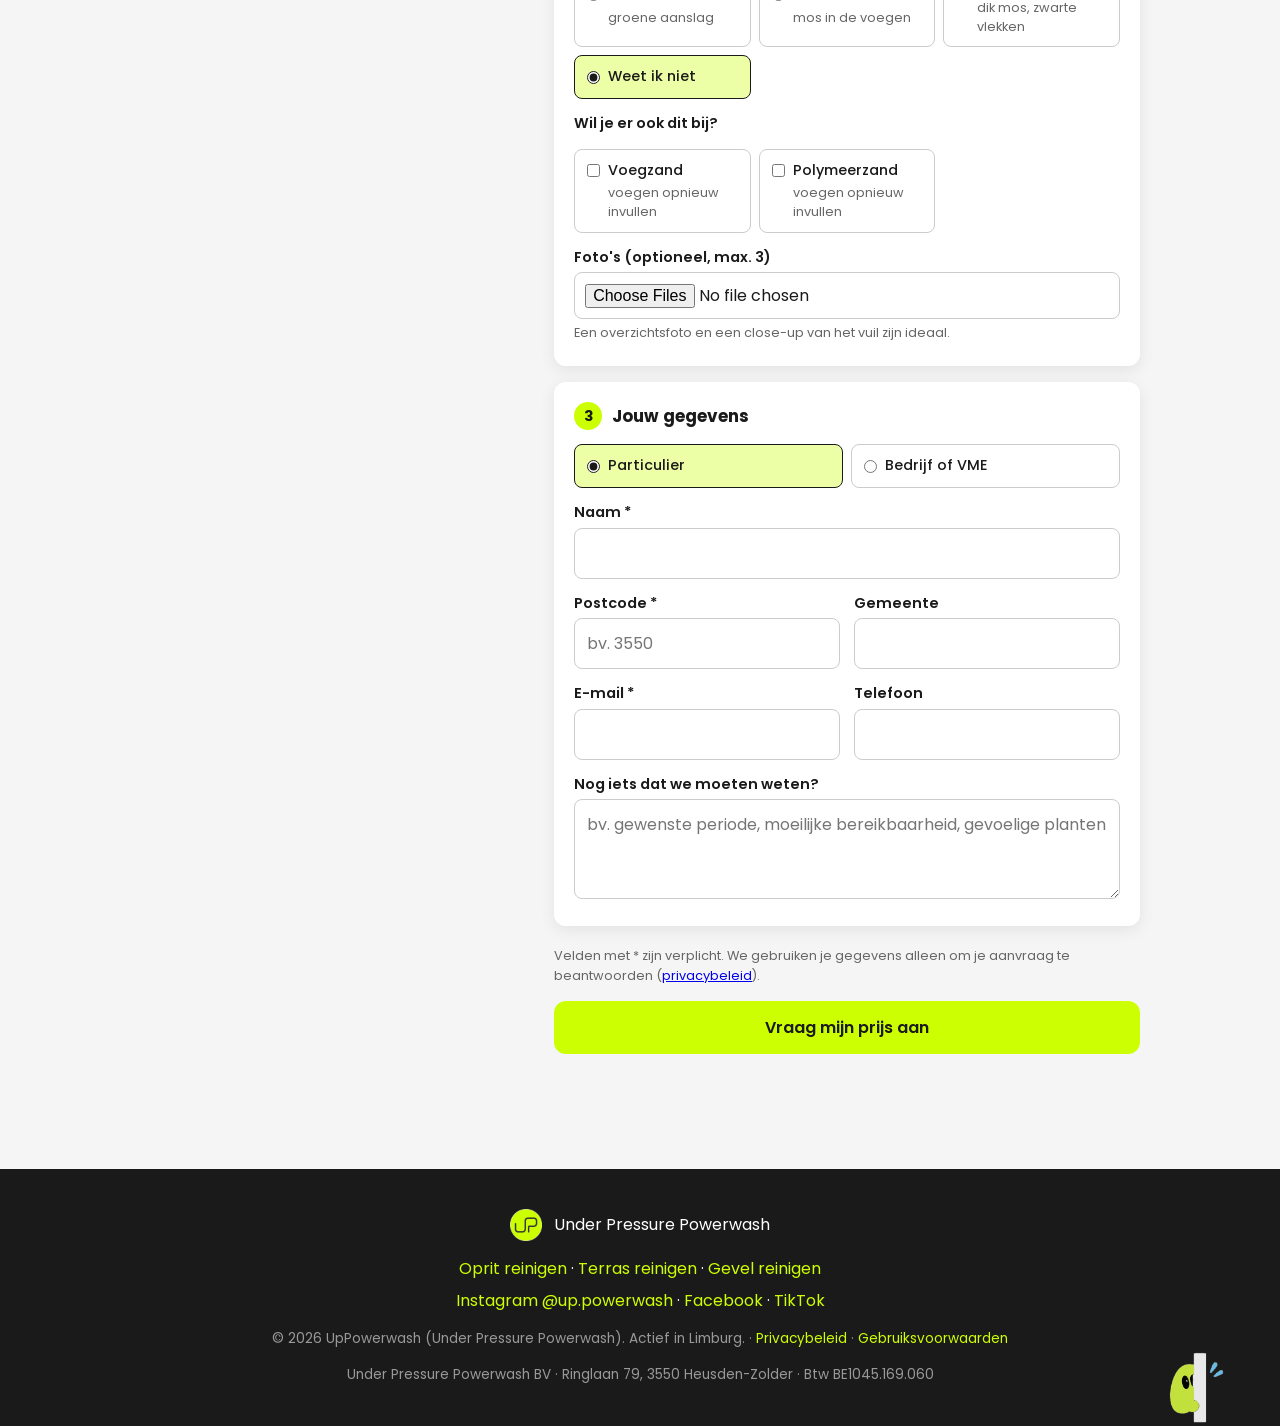
<file: terras-reinigen.html>
<!DOCTYPE html>
<html lang="nl">
<head>
  <meta charset="UTF-8">
  <meta name="viewport" content="width=device-width, initial-scale=1.0">
  <title>Terras reinigen in Limburg | UpPowerwash</title>
  <meta name="description" content="Terras laten reinigen in Limburg? UpPowerwash (Under Pressure Powerwash) verwijdert mos, algen en vuil van je terras: weer proper en minder glad. Gratis plaatsbezoek en vrijblijvende offerte.">
  <link rel="canonical" href="https://uppowerwash.be/terras-reinigen.html">
  <meta property="og:type" content="website">
  <meta property="og:url" content="https://uppowerwash.be/terras-reinigen.html">
  <meta property="og:site_name" content="UpPowerwash">
  <meta property="og:title" content="Terras reinigen in Limburg | UpPowerwash">
  <meta property="og:description" content="Mos, algen en vuil weg van je terras: weer proper, veilig en klaar om van te genieten. Gratis plaatsbezoek en vrijblijvende offerte in heel Limburg.">
  <meta property="og:image" content="https://uppowerwash.be/assets/project-voor-na-2.jpg">
  <meta property="og:locale" content="nl_BE">
  <link rel="icon" type="image/png" href="assets/favicon.png">
  <script type="application/ld+json">
  {
    "@context": "https://schema.org",
    "@graph": [
      {
        "@type": "Service",
        "name": "Terras reinigen",
        "serviceType": "Hogedrukreiniging van terrassen",
        "description": "Reiniging van terrassen: mos, algen en vuil verwijderen voor een proper en veilig terras.",
        "url": "https://uppowerwash.be/terras-reinigen.html",
        "areaServed": {
          "@type": "AdministrativeArea",
          "name": "Limburg, België"
        },
        "provider": {
          "@type": "LocalBusiness",
          "name": "Under Pressure Powerwash",
          "alternateName": "UpPowerwash",
          "url": "https://uppowerwash.be/",
          "vatID": "BE1045.169.060",
          "telephone": "+32456941781",
          "email": "info@uppowerwash.be"
        }
      },
      {
        "@type": "BreadcrumbList",
        "itemListElement": [
          {
            "@type": "ListItem",
            "position": 1,
            "name": "Home",
            "item": "https://uppowerwash.be/"
          },
          {
            "@type": "ListItem",
            "position": 2,
            "name": "Terras reinigen",
            "item": "https://uppowerwash.be/terras-reinigen.html"
          }
        ]
      },
      {
        "@type": "FAQPage",
        "mainEntity": [
          {
            "@type": "Question",
            "name": "Wanneer laat je een terras best reinigen?",
            "acceptedAnswer": {
              "@type": "Answer",
              "text": "Veel mensen laten hun terras reinigen in de lente, zodat het klaar is voor de zomer. Maar ook na de zomer of voor de winter is een goed moment, zeker als het terras glad wordt door mos en algen."
            }
          },
          {
            "@type": "Question",
            "name": "Kan elk type terras met hogedruk gereinigd worden?",
            "acceptedAnswer": {
              "@type": "Answer",
              "text": "De meeste terrassen wel, maar niet elk materiaal verdraagt dezelfde druk. Daarom bekijken we je terras eerst bij het plaatsbezoek en passen we de aanpak aan het materiaal aan."
            }
          },
          {
            "@type": "Question",
            "name": "Moet ik iets voorbereiden?",
            "acceptedAnswer": {
              "@type": "Answer",
              "text": "Het helpt als het terras vrij is van tuinmeubels, bloempotten en andere losse spullen. Zo kunnen we het hele oppervlak in één keer reinigen."
            }
          },
          {
            "@type": "Question",
            "name": "Wat kost het reinigen van een terras?",
            "acceptedAnswer": {
              "@type": "Answer",
              "text": "De prijs hangt af van de oppervlakte, het materiaal en hoe vervuild het terras is. Na het gratis plaatsbezoek krijg je een duidelijke offerte zonder verborgen kosten."
            }
          }
        ]
      }
    ]
  }
  </script>
  <link rel="preconnect" href="https://fonts.googleapis.com">
  <link rel="preconnect" href="https://fonts.gstatic.com" crossorigin>
  <link href="https://fonts.googleapis.com/css2?family=Poppins:wght@400;500;600;700&display=swap" rel="stylesheet">
  <link rel="stylesheet" href="css/styles.css?v=2">
</head>
<body>
  <header class="site-header">
    <a class="brand" href="index.html">
      <img src="assets/logo-96.png" alt="Under Pressure Powerwash logo" width="40" height="40">
      <span>Under Pressure Powerwash</span>
    </a>
    <button id="nav-toggle" aria-label="Menu" aria-expanded="false">
      <svg viewBox="0 0 24 24" width="26" height="26" fill="none" stroke="currentColor" stroke-width="2" stroke-linecap="round"><line x1="3" y1="6" x2="21" y2="6"/><line x1="3" y1="12" x2="21" y2="12"/><line x1="3" y1="18" x2="21" y2="18"/></svg>
    </button>
    <nav id="nav-links" class="nav-links">
      <a href="index.html#diensten">Diensten</a>
      <a href="index.html#projecten">Voor &amp; Na</a>
      <a href="#werkwijze">Werkwijze</a>
      <a href="#contact">Contact</a>
    </nav>
  </header>

  <main>
    <section id="hero">
      <div class="hero-inner">
        <div class="hero-text">
          <nav class="breadcrumb" aria-label="Kruimelpad"><a href="index.html">Home</a> / Terras reinigen</nav>
          <h1>Terras reinigen in <span class="highlight">Limburg</span></h1>
          <p>Een proper en veilig terras, weer helemaal klaar om van te genieten.</p>
          <a href="#contact" class="btn btn-primary">Vraag een offerte aan</a>
        </div>
        <img class="hero-mascot" src="assets/mascotte-hogedruk.png?v=3" width="409" height="250" alt="Under Pressure mascotte met een hogedrukreiniger">
      </div>
    </section>

    <section class="service-detail has-photo container">
      <div class="service-detail-text">
        <h2>Klaar voor de zomer</h2>
        <p>Na een herfst en winter is een terras vaak groen, vlekkerig en glad. Dat ziet er niet alleen minder mooi uit, het wordt ook gevaarlijk om op te lopen. Met een professionele reiniging maken we je terras weer proper, zodat je er zorgeloos van kunt genieten.</p>
        <h3>Wat we aanpakken</h3>
        <ul class="check-list">
          <li>Mos, algen en groene aanslag</li>
          <li>Vuil en vlekken van bladeren en bloempotten</li>
          <li>Onkruid en vuil tussen de voegen</li>
          <li>Gladde plekken waar je makkelijk uitschuift</li>
        </ul>
        <h3>Aangepast aan je terras</h3>
        <p>Terrastegels, natuursteen, beton of klinkers: elk materiaal vraagt een eigen aanpak. Bij het gratis plaatsbezoek bekijken we je terras en stemmen we de druk en werkwijze af op de ondergrond, zodat het proper wordt zonder schade.</p>
      </div>
      <figure class="project-photo service-detail-photo">
        <picture><source srcset="assets/project-voor-na-2.webp" type="image/webp"><img src="assets/project-voor-na-2.jpg?v=2" alt="Terras in grindtegels voor en na reiniging: van onkruid en vuil tussen de voegen naar volledig proper" width="900" height="1125" loading="lazy"></picture>
        <figcaption>Een terras uit een van onze projecten, voor en na.</figcaption>
      </figure>
    </section>

    <section id="werkwijze" class="container">
      <h2>Zo werkt het</h2>
      <div class="steps-grid">
        <div class="step-card">
          <div class="step-number">1</div>
          <h3>Contact opnemen</h3>
          <p>Stuur ons je aanvraag via het formulier, telefoon of WhatsApp.</p>
        </div>
        <div class="step-card">
          <div class="step-number">2</div>
          <h3>Gratis plaatsbezoek &amp; offerte</h3>
          <p>We bekijken je terras ter plaatse en bezorgen een duidelijke, vrijblijvende offerte.</p>
        </div>
        <div class="step-card">
          <div class="step-number">3</div>
          <h3>Professionele reiniging</h3>
          <p>We reinigen je terras vakkundig en leveren een proper resultaat af.</p>
        </div>
      </div>
    </section>

    <section class="faq container">
      <h2>Veelgestelde vragen</h2>
      <details>
        <summary>Wanneer laat je een terras best reinigen?</summary>
        <p>Veel mensen laten hun terras reinigen in de lente, zodat het klaar is voor de zomer. Maar ook na de zomer of voor de winter is een goed moment, zeker als het terras glad wordt door mos en algen.</p>
      </details>
      <details>
        <summary>Kan elk type terras met hogedruk gereinigd worden?</summary>
        <p>De meeste terrassen wel, maar niet elk materiaal verdraagt dezelfde druk. Daarom bekijken we je terras eerst bij het plaatsbezoek en passen we de aanpak aan het materiaal aan.</p>
      </details>
      <details>
        <summary>Moet ik iets voorbereiden?</summary>
        <p>Het helpt als het terras vrij is van tuinmeubels, bloempotten en andere losse spullen. Zo kunnen we het hele oppervlak in één keer reinigen.</p>
      </details>
      <details>
        <summary>Wat kost het reinigen van een terras?</summary>
        <p>De prijs hangt af van de oppervlakte, het materiaal en hoe vervuild het terras is. Na het gratis plaatsbezoek krijg je een duidelijke offerte zonder verborgen kosten.</p>
      </details>
    </section>

    <section class="related-services container">
      <h2>Andere diensten</h2>
      <div class="related-links">
        <a class="btn btn-outline-dark" href="oprit-reinigen.html">Oprit reinigen</a>
        <a class="btn btn-outline-dark" href="gevel-reinigen.html">Gevel reinigen</a>
      </div>
    </section>

    <section id="contact">
      <h2>Offerte voor je terras</h2>
      <p class="section-note">Hoe meer je invult, hoe sneller we je een juiste prijs kunnen geven. Een paar foto's helpen enorm. Liever meteen praten? Stuur ons een WhatsApp of bel ons.</p>
      <div class="contact-layout">
        <div class="contact-direct">
          <a class="btn btn-primary" href="https://wa.me/32456941781" target="_blank" rel="noopener">WhatsApp: +32 456 94 17 81</a>
          <a class="btn btn-primary" href="tel:+32456941781">Bel: +32 456 94 17 81</a>
          <a class="btn btn-primary" href="mailto:info@uppowerwash.be">info@uppowerwash.be</a>
          <p style="margin-top: 8px; color: #555;">Actief in heel Limburg.</p>
        </div>
        <form id="contact-form" action="https://formsubmit.co/info@uppowerwash.be" method="POST" enctype="multipart/form-data" novalidate>
          <input type="hidden" name="_subject" value="Nieuwe prijsaanvraag via de website (terras)">
          <input type="hidden" name="_template" value="table">
          <input type="text" name="_honeypot" style="display:none" tabindex="-1" autocomplete="off">

          <fieldset class="form-step">
            <legend><span class="step-nr">1</span> Wat mogen we reinigen?</legend>
            <div class="choice-grid" id="dienst-keuze">
              <label class="choice"><input type="checkbox" name="dienst" value="Oprit"> Oprit</label>
              <label class="choice"><input type="checkbox" name="dienst" value="Terras" checked> Terras</label>
              <label class="choice"><input type="checkbox" name="dienst" value="Gevel"> Gevel</label>
              <label class="choice"><input type="checkbox" name="dienst" value="Parking of bedrijfsterrein"> Parking of bedrijfsterrein</label>
              <label class="choice"><input type="checkbox" name="dienst" value="Iets anders"> Iets anders</label>
            </div>
            <div class="form-row">
              <div>
                <label for="oppervlakte">Oppervlakte (ongeveer, in m²)</label>
                <input type="number" id="oppervlakte" name="oppervlakte_m2" min="1" max="100000" inputmode="numeric" placeholder="bv. 60">
                <p class="field-hint">Weet je het niet? Laat leeg, dan meten wij het op.</p>
              </div>
              <div>
                <label for="ondergrond">Soort ondergrond</label>
                <select id="ondergrond" name="ondergrond">
                  <option value="Weet ik niet">Weet ik niet</option>
                  <option value="Betonklinkers">Betonklinkers</option>
                  <option value="Gebakken klinkers of baksteen">Gebakken klinkers of baksteen</option>
                  <option value="Keramische tegels">Keramische tegels</option>
                  <option value="Natuursteen (bv. blauwe hardsteen)">Natuursteen (bv. blauwe hardsteen)</option>
                  <option value="Betonplaten of beton">Betonplaten of beton</option>
                  <option value="Asfalt">Asfalt</option>
                  <option value="Gevelsteen of crepi">Gevelsteen of crepi</option>
                  <option value="Iets anders">Iets anders</option>
                </select>
              </div>
            </div>
          </fieldset>

          <fieldset class="form-step">
            <legend><span class="step-nr">2</span> Hoe vuil is het?</legend>
            <div class="choice-grid">
              <label class="choice"><input type="radio" name="vervuiling" value="Licht: groene aanslag"> Licht <span class="choice-sub">groene aanslag</span></label>
              <label class="choice"><input type="radio" name="vervuiling" value="Gemiddeld: mos in de voegen"> Gemiddeld <span class="choice-sub">mos in de voegen</span></label>
              <label class="choice"><input type="radio" name="vervuiling" value="Zwaar: dik mos, zwarte vlekken"> Zwaar <span class="choice-sub">dik mos, zwarte vlekken</span></label>
              <label class="choice"><input type="radio" name="vervuiling" value="Weet ik niet" checked> Weet ik niet</label>
            </div>
            <p class="field-label">Wil je er ook dit bij?</p>
            <div class="choice-grid">
              <label class="choice"><input type="checkbox" name="extra" value="Voegen invullen met voegzand"> Voegzand <span class="choice-sub">voegen opnieuw invullen</span></label>
              <label class="choice"><input type="checkbox" name="extra" value="Voegen invullen met polymeerzand"> Polymeerzand <span class="choice-sub">voegen opnieuw invullen</span></label>
            </div>
            <div>
              <label for="fotos">Foto's (optioneel, max. 3)</label>
              <input type="file" id="fotos" accept="image/*" multiple>
              <p class="field-hint">Een overzichtsfoto en een close-up van het vuil zijn ideaal.</p>
              <p class="field-hint" id="fotos-status" aria-live="polite"></p>
            </div>
          </fieldset>

          <fieldset class="form-step">
            <legend><span class="step-nr">3</span> Jouw gegevens</legend>
            <div class="choice-grid choice-grid-2">
              <label class="choice"><input type="radio" name="klanttype" value="Particulier" checked> Particulier</label>
              <label class="choice"><input type="radio" name="klanttype" value="Bedrijf of VME"> Bedrijf of VME</label>
            </div>
            <div id="bedrijf-veld" hidden>
              <label for="bedrijfsnaam">Bedrijfsnaam</label>
              <input type="text" id="bedrijfsnaam" name="bedrijfsnaam" autocomplete="organization">
            </div>
            <div>
              <label for="naam">Naam *</label>
              <input type="text" id="naam" name="naam" required autocomplete="name">
            </div>
            <div class="form-row">
              <div>
                <label for="postcode">Postcode *</label>
                <input type="text" id="postcode" name="postcode" required inputmode="numeric" pattern="[0-9]{4}" maxlength="4" autocomplete="postal-code" placeholder="bv. 3550">
              </div>
              <div>
                <label for="gemeente">Gemeente</label>
                <input type="text" id="gemeente" name="gemeente" autocomplete="address-level2">
              </div>
            </div>
            <div class="form-row">
              <div>
                <label for="email">E-mail *</label>
                <input type="email" id="email" name="email" required autocomplete="email">
              </div>
              <div>
                <label for="telefoon">Telefoon</label>
                <input type="tel" id="telefoon" name="telefoon" autocomplete="tel">
              </div>
            </div>
            <div>
              <label for="bericht">Nog iets dat we moeten weten?</label>
              <textarea id="bericht" name="bericht" placeholder="bv. gewenste periode, moeilijke bereikbaarheid, gevoelige planten"></textarea>
            </div>
          </fieldset>

          <p class="field-hint">Velden met * zijn verplicht. We gebruiken je gegevens alleen om je aanvraag te beantwoorden (<a href="privacy.html">privacybeleid</a>).</p>
          <button type="submit" class="btn btn-primary">Vraag mijn prijs aan</button>
          <div id="form-status" role="status" aria-live="polite"></div>
        </form>
      </div>
    </section>
  </main>

  <footer class="site-footer">
    <img class="footer-mascot" src="assets/mascotte-piepen.png?v=4" width="312" height="261" alt="" aria-hidden="true" loading="lazy">
    <div class="brand">
      <img src="assets/logo-96.png" alt="Under Pressure Powerwash logo" width="40" height="40">
      <span>Under Pressure Powerwash</span>
    </div>
    <p class="footer-services"><a href="oprit-reinigen.html">Oprit reinigen</a> &middot; <a href="terras-reinigen.html">Terras reinigen</a> &middot; <a href="gevel-reinigen.html">Gevel reinigen</a></p>
    <p><a href="https://www.instagram.com/up.powerwash" target="_blank" rel="noopener">Instagram @up.powerwash</a> &middot; <a href="https://www.facebook.com/profile.php?id=61595994253226" target="_blank" rel="noopener">Facebook</a> &middot; <a href="https://www.tiktok.com/@uppowerwash" target="_blank" rel="noopener">TikTok</a></p>
    <p class="fine-print">
      &copy; 2026 UpPowerwash (Under Pressure Powerwash). Actief in Limburg.
      &middot; <a href="privacy.html">Privacybeleid</a>
      &middot; <a href="voorwaarden.html">Gebruiksvoorwaarden</a>
    </p>
    <p class="fine-print">Under Pressure Powerwash BV &middot; Ringlaan 79, 3550 Heusden-Zolder &middot; Btw BE1045.169.060</p>
  </footer>

  <a class="whatsapp-float" href="https://wa.me/32456941781?text=Hallo%20UP%2C%20ik%20heb%20een%20vraag%20over%20een%20reiniging." target="_blank" rel="noopener" aria-label="Stuur ons een WhatsApp-bericht">
    <svg class="icon" viewBox="0 0 24 24" width="26" height="26" fill="none" stroke="currentColor" stroke-width="2" stroke-linecap="round" stroke-linejoin="round" aria-hidden="true"><path d="M21 11.5a8.4 8.4 0 0 1-12.4 7.4L3 20.5l1.6-5.4A8.4 8.4 0 1 1 21 11.5z"/><path d="M9 9.5c.3 1.9 2.6 4.2 4.5 4.5l1.2-1.2 1.8.9-.4 1.6c-3.4.4-7.3-3.5-6.9-6.9l1.6-.4.9 1.8z"/></svg>
    <span>WhatsApp</span>
  </a>
  <script src="js/main.js?v=2"></script>
  <script defer src="https://static.cloudflareinsights.com/beacon.min.js" data-cf-beacon='{"token": "c9d551eb4a704d3897691bb4f375aa56"}'></script>
</body>
</html>
</file>
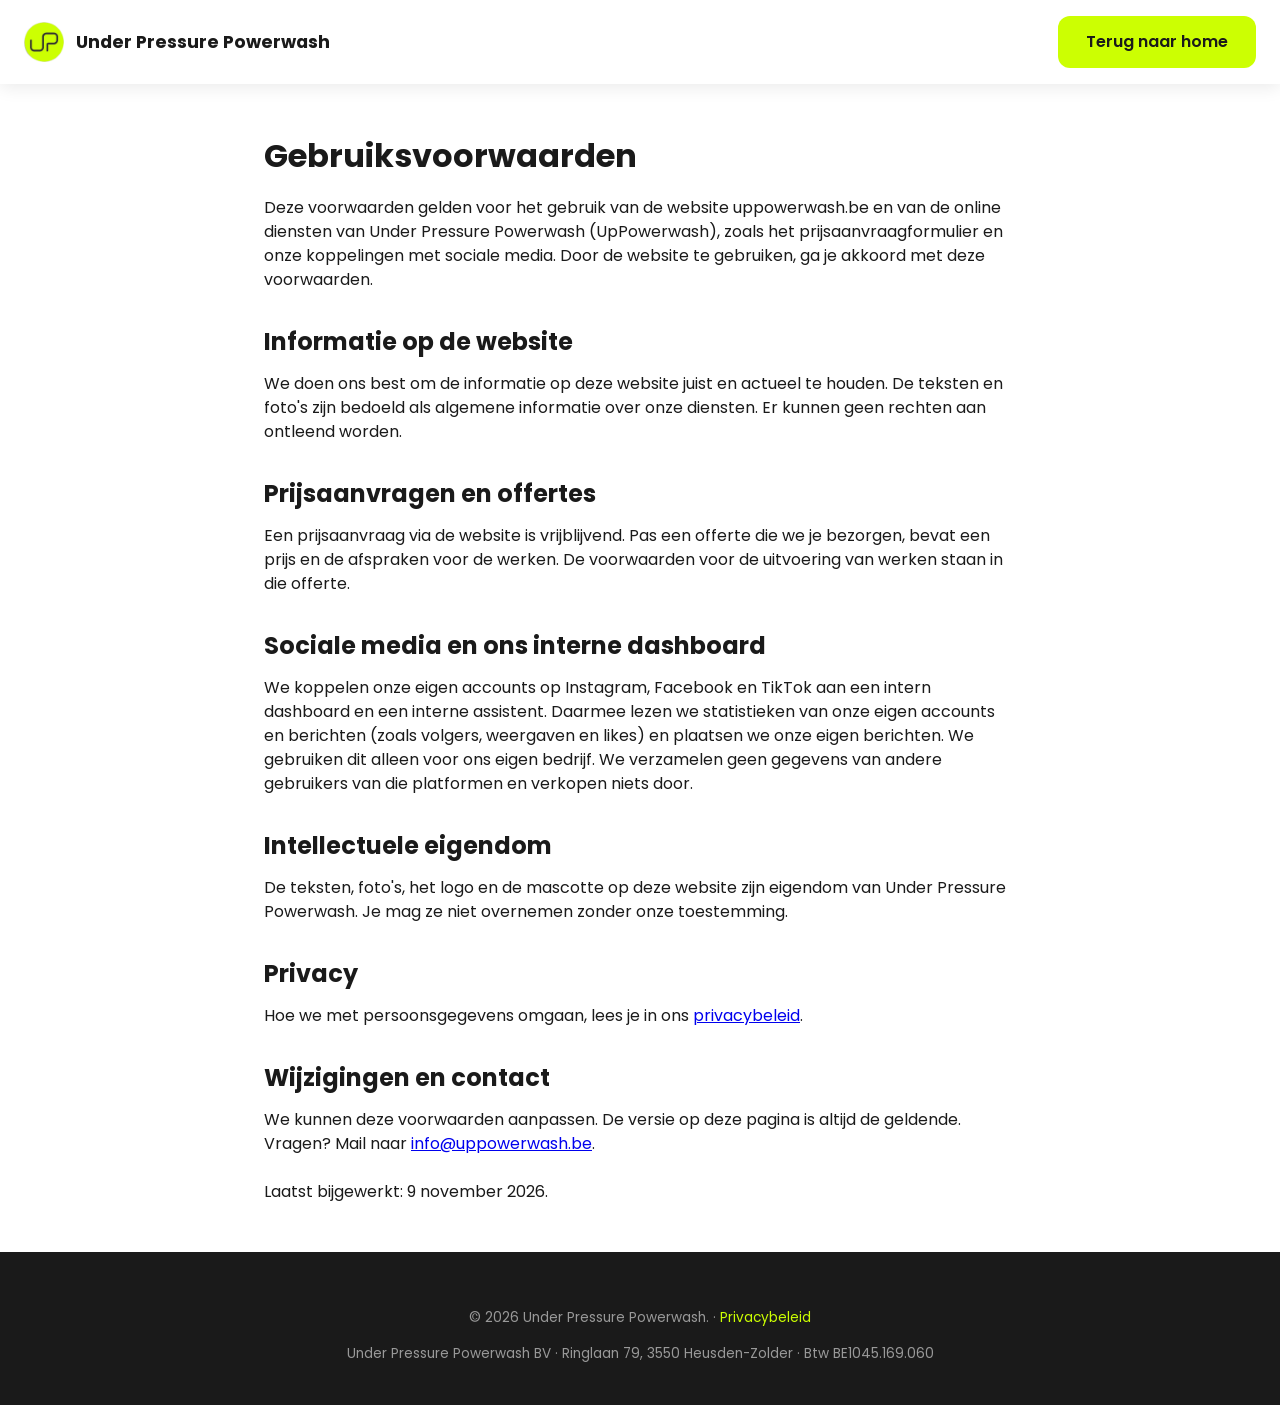
<file: voorwaarden.html>
<!DOCTYPE html>
<html lang="nl">
<head>
  <meta charset="UTF-8">
  <meta name="viewport" content="width=device-width, initial-scale=1.0">
  <title>Gebruiksvoorwaarden | UpPowerwash</title>
  <meta name="description" content="Gebruiksvoorwaarden van de website en online diensten van UpPowerwash (Under Pressure Powerwash).">
  <link rel="canonical" href="https://uppowerwash.be/voorwaarden.html">
  <link rel="icon" type="image/png" href="assets/favicon.png">
  <link rel="preconnect" href="https://fonts.googleapis.com">
  <link rel="preconnect" href="https://fonts.gstatic.com" crossorigin>
  <link href="https://fonts.googleapis.com/css2?family=Poppins:wght@400;500;600;700&display=swap" rel="stylesheet">
  <link rel="stylesheet" href="css/styles.css?v=2">
</head>
<body>
  <header class="site-header">
    <div class="brand">
      <img src="assets/logo-96.png" alt="Under Pressure Powerwash logo" width="40" height="40">
      <span>Under Pressure Powerwash</span>
    </div>
    <a href="index.html" class="btn btn-primary">Terug naar home</a>
  </header>

  <main class="container" style="padding: 48px 24px; max-width: 800px;">
    <h1>Gebruiksvoorwaarden</h1>
    <p style="margin-top: 16px;">
      Deze voorwaarden gelden voor het gebruik van de website uppowerwash.be en van de online
      diensten van Under Pressure Powerwash (UpPowerwash), zoals het prijsaanvraagformulier en
      onze koppelingen met sociale media. Door de website te gebruiken, ga je akkoord met deze voorwaarden.
    </p>

    <h2 style="margin-top: 32px;">Informatie op de website</h2>
    <p style="margin-top: 12px;">
      We doen ons best om de informatie op deze website juist en actueel te houden. De teksten en foto's
      zijn bedoeld als algemene informatie over onze diensten. Er kunnen geen rechten aan ontleend worden.
    </p>

    <h2 style="margin-top: 32px;">Prijsaanvragen en offertes</h2>
    <p style="margin-top: 12px;">
      Een prijsaanvraag via de website is vrijblijvend. Pas een offerte die we je bezorgen, bevat een prijs
      en de afspraken voor de werken. De voorwaarden voor de uitvoering van werken staan in die offerte.
    </p>

    <h2 style="margin-top: 32px;">Sociale media en ons interne dashboard</h2>
    <p style="margin-top: 12px;">
      We koppelen onze eigen accounts op Instagram, Facebook en TikTok aan een intern dashboard en een
      interne assistent. Daarmee lezen we statistieken van onze eigen accounts en berichten (zoals volgers,
      weergaven en likes) en plaatsen we onze eigen berichten. We gebruiken dit alleen voor ons eigen bedrijf.
      We verzamelen geen gegevens van andere gebruikers van die platformen en verkopen niets door.
    </p>

    <h2 style="margin-top: 32px;">Intellectuele eigendom</h2>
    <p style="margin-top: 12px;">
      De teksten, foto's, het logo en de mascotte op deze website zijn eigendom van Under Pressure Powerwash.
      Je mag ze niet overnemen zonder onze toestemming.
    </p>

    <h2 style="margin-top: 32px;">Privacy</h2>
    <p style="margin-top: 12px;">
      Hoe we met persoonsgegevens omgaan, lees je in ons <a href="privacy.html">privacybeleid</a>.
    </p>

    <h2 style="margin-top: 32px;">Wijzigingen en contact</h2>
    <p style="margin-top: 12px;">
      We kunnen deze voorwaarden aanpassen. De versie op deze pagina is altijd de geldende.
      Vragen? Mail naar <a href="mailto:info@uppowerwash.be">info@uppowerwash.be</a>.
    </p>
    <p class="fine-print" style="margin-top: 24px;">Laatst bijgewerkt: 9 november 2026.</p>
  </main>

  <footer class="site-footer">
    <p class="fine-print">&copy; 2026 Under Pressure Powerwash. &middot; <a href="privacy.html">Privacybeleid</a></p>
    <p class="fine-print">Under Pressure Powerwash BV &middot; Ringlaan 79, 3550 Heusden-Zolder &middot; Btw BE1045.169.060</p>
  </footer>
  <script defer src="https://static.cloudflareinsights.com/beacon.min.js" data-cf-beacon='{"token": "c9d551eb4a704d3897691bb4f375aa56"}'></script>
</body>
</html>
</file>
<file: css/styles.css>
:root {
  --up-lime: #CCFF02;
  --up-dark: #1A1A1A;
  --up-white: #FFFFFF;
  --up-gray-light: #F5F5F5;
  --up-radius: 12px;
  --up-shadow: 0 4px 16px rgba(0, 0, 0, 0.08);
  --up-font: 'Poppins', sans-serif;
}

* { box-sizing: border-box; margin: 0; padding: 0; }

body {
  font-family: var(--up-font);
  color: var(--up-dark);
  background: var(--up-white);
  line-height: 1.5;
}

.container {
  max-width: 1100px;
  margin: 0 auto;
  padding: 0 24px;
}

.btn {
  display: inline-block;
  padding: 14px 28px;
  border-radius: var(--up-radius);
  font-weight: 600;
  text-decoration: none;
  cursor: pointer;
  border: none;
  font-family: var(--up-font);
  font-size: 1rem;
}

.btn-primary {
  background: var(--up-lime);
  color: var(--up-dark);
  transition: transform 0.15s ease, filter 0.15s ease, box-shadow 0.15s ease;
}

.btn-primary:hover {
  filter: brightness(0.96);
  transform: translateY(-2px);
  box-shadow: 0 6px 16px rgba(204, 255, 2, 0.35);
}

.btn-outline {
  background: transparent;
  color: var(--up-white);
  border: 2px solid var(--up-white);
}

.site-header {
  display: flex;
  align-items: center;
  justify-content: space-between;
  padding: 16px 24px;
  position: sticky;
  top: 0;
  background: var(--up-white);
  box-shadow: var(--up-shadow);
  z-index: 100;
}

.site-header .brand {
  display: flex;
  align-items: center;
  gap: 12px;
  font-weight: 700;
  font-size: 1.1rem;
}

.site-header .brand img { width: 40px; height: 40px; }

#nav-toggle {
  display: none;
  background: none;
  border: none;
  padding: 4px;
  color: var(--up-dark);
  cursor: pointer;
}

.nav-links {
  display: flex;
  align-items: center;
  gap: 24px;
  list-style: none;
}

.nav-links a {
  text-decoration: none;
  color: var(--up-dark);
  font-weight: 500;
}

@media (max-width: 768px) {
  #nav-toggle { display: block; }
  .nav-links {
    position: absolute;
    top: 100%;
    left: 0;
    right: 0;
    background: var(--up-white);
    flex-direction: column;
    align-items: flex-start;
    padding: 16px 24px;
    gap: 16px;
    display: none;
    box-shadow: var(--up-shadow);
  }
  .nav-links.nav-open { display: flex; }
}

.site-footer {
  background: var(--up-dark);
  color: var(--up-white);
  padding: 40px 24px;
  text-align: center;
  position: relative;
  overflow: hidden;
}

.footer-mascot {
  position: absolute;
  bottom: 0;
  right: 24px;
  width: 90px;
  height: auto;
  opacity: 0.9;
}

@media (max-width: 560px) {
  .footer-mascot { display: none; }
}

.site-footer .brand {
  display: flex;
  align-items: center;
  justify-content: center;
  gap: 12px;
  margin-bottom: 16px;
}

.site-footer .brand img { width: 32px; height: 32px; }

.site-footer a { color: var(--up-lime); text-decoration: none; }

.site-footer .fine-print {
  margin-top: 16px;
  font-size: 0.85rem;
  color: #999;
}

#hero {
  background: linear-gradient(135deg, var(--up-dark) 0%, #2b2b2b 100%);
  color: var(--up-white);
  padding: 96px 24px;
  overflow: hidden;
}

.hero-inner {
  max-width: 1100px;
  margin: 0 auto;
  display: flex;
  align-items: center;
  justify-content: center;
  gap: 48px;
  text-align: left;
}

.hero-text { max-width: 560px; }

#hero h1 {
  font-size: clamp(2rem, 5vw, 3.2rem);
  font-weight: 700;
  margin-bottom: 20px;
}

#hero h1 .highlight { color: var(--up-lime); }

#hero p {
  font-size: 1.2rem;
  margin-bottom: 32px;
  color: #ddd;
}

.hero-mascot {
  width: 260px;
  height: auto;
  flex-shrink: 0;
  order: -1; /* mascot left of the text, spraying rightward toward it */
  filter: drop-shadow(0 12px 24px rgba(0, 0, 0, 0.35));
}

@media (max-width: 860px) {
  .hero-inner { flex-direction: column; text-align: center; }
  .hero-text { max-width: 100%; }
  .hero-mascot { width: 180px; order: 0; /* stacked: text first, mascot below */ }
}

#diensten {
  padding: 80px 24px;
}

#diensten h2 {
  text-align: center;
  font-size: 2rem;
  margin-bottom: 48px;
}

.services-grid {
  display: grid;
  grid-template-columns: repeat(auto-fit, minmax(260px, 1fr));
  gap: 32px;
}

.service-card {
  background: var(--up-white);
  border-radius: var(--up-radius);
  box-shadow: var(--up-shadow);
  padding: 32px;
  text-align: center;
  transition: transform 0.2s ease, box-shadow 0.2s ease;
}

.service-card:hover {
  transform: translateY(-6px);
  box-shadow: 0 12px 28px rgba(0, 0, 0, 0.12);
}

.service-card .icon {
  width: 56px;
  height: 56px;
  margin: 0 auto 16px;
  color: var(--up-dark);
}

.service-card h3 { margin-bottom: 12px; font-size: 1.2rem; }
.service-card p { color: #555; font-size: 0.95rem; }

#projecten {
  padding: 80px 24px;
  background: var(--up-gray-light);
}

#projecten h2 { text-align: center; font-size: 2rem; margin-bottom: 12px; }

#projecten .section-note {
  text-align: center;
  color: #666;
  max-width: 600px;
  margin: 0 auto 48px;
}

.before-after-grid {
  display: grid;
  grid-template-columns: repeat(auto-fit, minmax(260px, 1fr));
  gap: 24px;
  max-width: 984px;
  margin: 0 auto;
}

.project-photo {
  border-radius: var(--up-radius);
  overflow: hidden;
  box-shadow: var(--up-shadow);
  line-height: 0;
}

.project-photo img {
  width: 100%;
  height: auto;
  display: block;
}

#werkwijze { padding: 80px 24px; }
#werkwijze h2 { text-align: center; font-size: 2rem; margin-bottom: 48px; }

.steps-grid {
  display: grid;
  grid-template-columns: repeat(auto-fit, minmax(220px, 1fr));
  gap: 32px;
  max-width: 900px;
  margin: 0 auto;
}

.step-card { text-align: center; }

.step-card .step-number {
  width: 48px;
  height: 48px;
  border-radius: 50%;
  background: var(--up-lime);
  color: var(--up-dark);
  display: flex;
  align-items: center;
  justify-content: center;
  font-weight: 700;
  margin: 0 auto 16px;
}

.step-card h3 { margin-bottom: 8px; font-size: 1.1rem; }
.step-card p { color: #555; font-size: 0.95rem; }

#waarom {
  background: var(--up-dark);
  color: var(--up-white);
  padding: 80px 24px;
}

.waarom-header {
  display: flex;
  align-items: center;
  justify-content: center;
  gap: 20px;
  margin-bottom: 48px;
}

#waarom h2 { text-align: center; font-size: 2rem; margin: 0; }

.waarom-mascot { width: 76px; height: auto; }

@media (max-width: 480px) {
  .waarom-header { flex-direction: column; gap: 8px; }
}

.values-grid {
  display: grid;
  grid-template-columns: repeat(auto-fit, minmax(220px, 1fr));
  gap: 32px;
  max-width: 1000px;
  margin: 0 auto;
}

.value-card { text-align: center; }

.value-card .icon {
  width: 40px;
  height: 40px;
  margin: 0 auto 12px;
  color: var(--up-lime);
}

.value-card h3 { margin-bottom: 8px; font-size: 1.05rem; }
.value-card p { color: #ccc; font-size: 0.9rem; }

#reviews { padding: 80px 24px; }
#reviews h2 { text-align: center; font-size: 2rem; margin-bottom: 8px; }

#reviews .section-note {
  text-align: center;
  color: #666;
  max-width: 600px;
  margin: 0 auto 48px;
}

.reviews-grid {
  display: grid;
  grid-template-columns: repeat(auto-fit, minmax(260px, 1fr));
  gap: 32px;
  max-width: 1000px;
  margin: 0 auto;
}

.review-card {
  background: var(--up-gray-light);
  border-radius: var(--up-radius);
  padding: 28px;
  transition: transform 0.2s ease, box-shadow 0.2s ease;
}

.review-card:hover {
  transform: translateY(-4px);
  box-shadow: var(--up-shadow);
}

.review-card p.quote { font-style: italic; margin-bottom: 16px; color: #333; }
.review-card p.author { font-weight: 600; }

#contact {
  padding: 80px 24px;
  background: var(--up-gray-light);
}

#contact h2 { text-align: center; font-size: 2rem; margin-bottom: 12px; }

#contact .section-note {
  text-align: center;
  color: #666;
  max-width: 600px;
  margin: 0 auto 48px;
}

.contact-layout {
  display: grid;
  grid-template-columns: 1fr 1fr;
  gap: 48px;
  max-width: 1000px;
  margin: 0 auto;
}

@media (max-width: 768px) {
  .contact-layout { grid-template-columns: 1fr; }
}

.contact-direct { display: flex; flex-direction: column; gap: 16px; }

.contact-direct a.btn { text-align: center; }

#contact-form { display: flex; flex-direction: column; gap: 16px; }

#contact-form label { font-weight: 600; font-size: 0.9rem; margin-bottom: 4px; display: block; }

#contact-form input,
#contact-form select,
#contact-form textarea {
  width: 100%;
  padding: 12px;
  border: 1px solid #ccc;
  border-radius: 8px;
  font-family: var(--up-font);
  font-size: 1rem;
  background: var(--up-white);
}

#contact-form textarea { min-height: 100px; resize: vertical; }

#contact-form input[type="file"] { padding: 10px; }

.contact-layout { grid-template-columns: 1fr 1.6fr; }

@media (max-width: 768px) {
  .contact-layout { grid-template-columns: 1fr; }
}

.form-step {
  border: none;
  background: var(--up-white);
  border-radius: var(--up-radius);
  box-shadow: var(--up-shadow);
  padding: 20px;
  display: flex;
  flex-direction: column;
  gap: 14px;
  min-width: 0;
}

.form-step legend {
  float: left;
  width: 100%;
  font-weight: 700;
  font-size: 1.05rem;
  display: flex;
  align-items: center;
  gap: 10px;
}

.step-nr {
  display: inline-flex;
  align-items: center;
  justify-content: center;
  width: 28px;
  height: 28px;
  border-radius: 50%;
  background: var(--up-lime);
  color: var(--up-dark);
  font-size: 0.9rem;
  flex-shrink: 0;
}

.choice-grid {
  display: grid;
  grid-template-columns: repeat(auto-fill, minmax(150px, 1fr));
  gap: 8px;
}

.choice-grid-2 { grid-template-columns: 1fr 1fr; }

#contact-form label.choice {
  display: grid;
  grid-template-columns: auto 1fr;
  align-items: center;
  align-content: center;
  gap: 2px 8px;
  margin: 0;
  padding: 10px 12px;
  border: 1px solid #ccc;
  border-radius: 8px;
  font-weight: 500;
  cursor: pointer;
  background: var(--up-white);
}

#contact-form label.choice input {
  width: auto;
  margin: 0;
  accent-color: var(--up-dark);
}

#contact-form label.choice:has(input:checked) {
  border-color: var(--up-dark);
  background: color-mix(in srgb, var(--up-lime) 35%, var(--up-white));
}

.choice-sub {
  grid-column: 2;
  font-size: 0.8rem;
  font-weight: 400;
  color: #666;
}

.form-row {
  display: grid;
  grid-template-columns: 1fr 1fr;
  gap: 14px;
}

@media (max-width: 480px) {
  .form-row { grid-template-columns: 1fr; }
}

.field-label { font-weight: 600; font-size: 0.9rem; }

.field-hint {
  font-size: 0.8rem;
  color: #666;
  margin-top: 4px;
}

#contact-form button[type="submit"]:disabled { opacity: 0.6; cursor: wait; }

#form-status {
  font-weight: 600;
  min-height: 1.2em;
}

#form-status.success { color: #2f7d32; }
#form-status.error { color: #c62828; }

/* Service detail pages (oprit-, terras-, gevel-reinigen.html) */
a.brand { color: inherit; text-decoration: none; }

.service-link {
  display: inline-block;
  margin-top: 16px;
  font-weight: 600;
  color: var(--up-dark);
  text-decoration: none;
  border-bottom: 2px solid var(--up-lime);
}

.service-link:hover { border-bottom-color: var(--up-dark); }

.breadcrumb {
  font-size: 0.9rem;
  color: #bbb;
  margin-bottom: 12px;
}

.breadcrumb a { color: var(--up-lime); text-decoration: none; }

.service-detail {
  padding: 80px 24px;
  display: grid;
  gap: 48px;
  align-items: center;
  max-width: 800px;
}

.service-detail.has-photo {
  grid-template-columns: 3fr 2fr;
  max-width: 1100px;
}

@media (max-width: 860px) {
  .service-detail.has-photo { grid-template-columns: 1fr; }
}

.service-detail h2 { font-size: 2rem; margin-bottom: 16px; }
.service-detail h3 { font-size: 1.2rem; margin: 28px 0 12px; }
.service-detail p { color: #444; }

.service-detail-photo figcaption {
  line-height: 1.5;
  padding: 12px 16px;
  font-size: 0.9rem;
  color: #666;
  background: var(--up-white);
}

.check-list { list-style: none; }

.check-list li {
  position: relative;
  padding-left: 32px;
  margin-bottom: 10px;
  color: #444;
}

.check-list li::before {
  content: "";
  position: absolute;
  left: 0;
  top: 3px;
  width: 20px;
  height: 20px;
  border-radius: 50%;
  background: var(--up-lime);
}

.check-list li::after {
  content: "";
  position: absolute;
  left: 7px;
  top: 7px;
  width: 5px;
  height: 9px;
  border: solid var(--up-dark);
  border-width: 0 2px 2px 0;
  transform: rotate(45deg);
}

.faq {
  padding: 80px 24px;
  max-width: 800px;
}

.faq h2 { text-align: center; font-size: 2rem; margin-bottom: 32px; }

.faq details {
  background: var(--up-gray-light);
  border-radius: var(--up-radius);
  padding: 18px 24px;
  margin-bottom: 12px;
}

.faq summary {
  font-weight: 600;
  cursor: pointer;
}

.faq details p { margin-top: 12px; color: #444; }

.related-services {
  padding: 0 24px 80px;
  text-align: center;
}

.related-services h2 { font-size: 1.5rem; margin-bottom: 24px; }

.related-links {
  display: flex;
  flex-wrap: wrap;
  justify-content: center;
  gap: 16px;
}

.btn-outline-dark {
  background: transparent;
  color: var(--up-dark);
  border: 2px solid var(--up-dark);
  transition: background 0.15s ease;
}

.btn-outline-dark:hover { background: var(--up-lime); border-color: var(--up-lime); }

.site-footer .footer-services { margin-bottom: 8px; }

/* Floating WhatsApp button (all main pages) */
.whatsapp-float {
  position: fixed;
  right: 20px;
  bottom: 20px;
  z-index: 50;
  display: inline-flex;
  align-items: center;
  gap: 8px;
  padding: 12px 18px;
  border-radius: 999px;
  background: #25D366;
  color: #fff;
  font-weight: 600;
  text-decoration: none;
  box-shadow: 0 6px 20px rgba(0, 0, 0, 0.25);
  transition: transform 0.15s ease;
}
.whatsapp-float:hover { transform: translateY(-2px); }
.whatsapp-float .icon { width: 26px; height: 26px; flex-shrink: 0; }
@media (max-width: 600px) {
  .whatsapp-float { padding: 14px; right: 16px; bottom: 16px; }
  .whatsapp-float span { display: none; }
}
</file>
